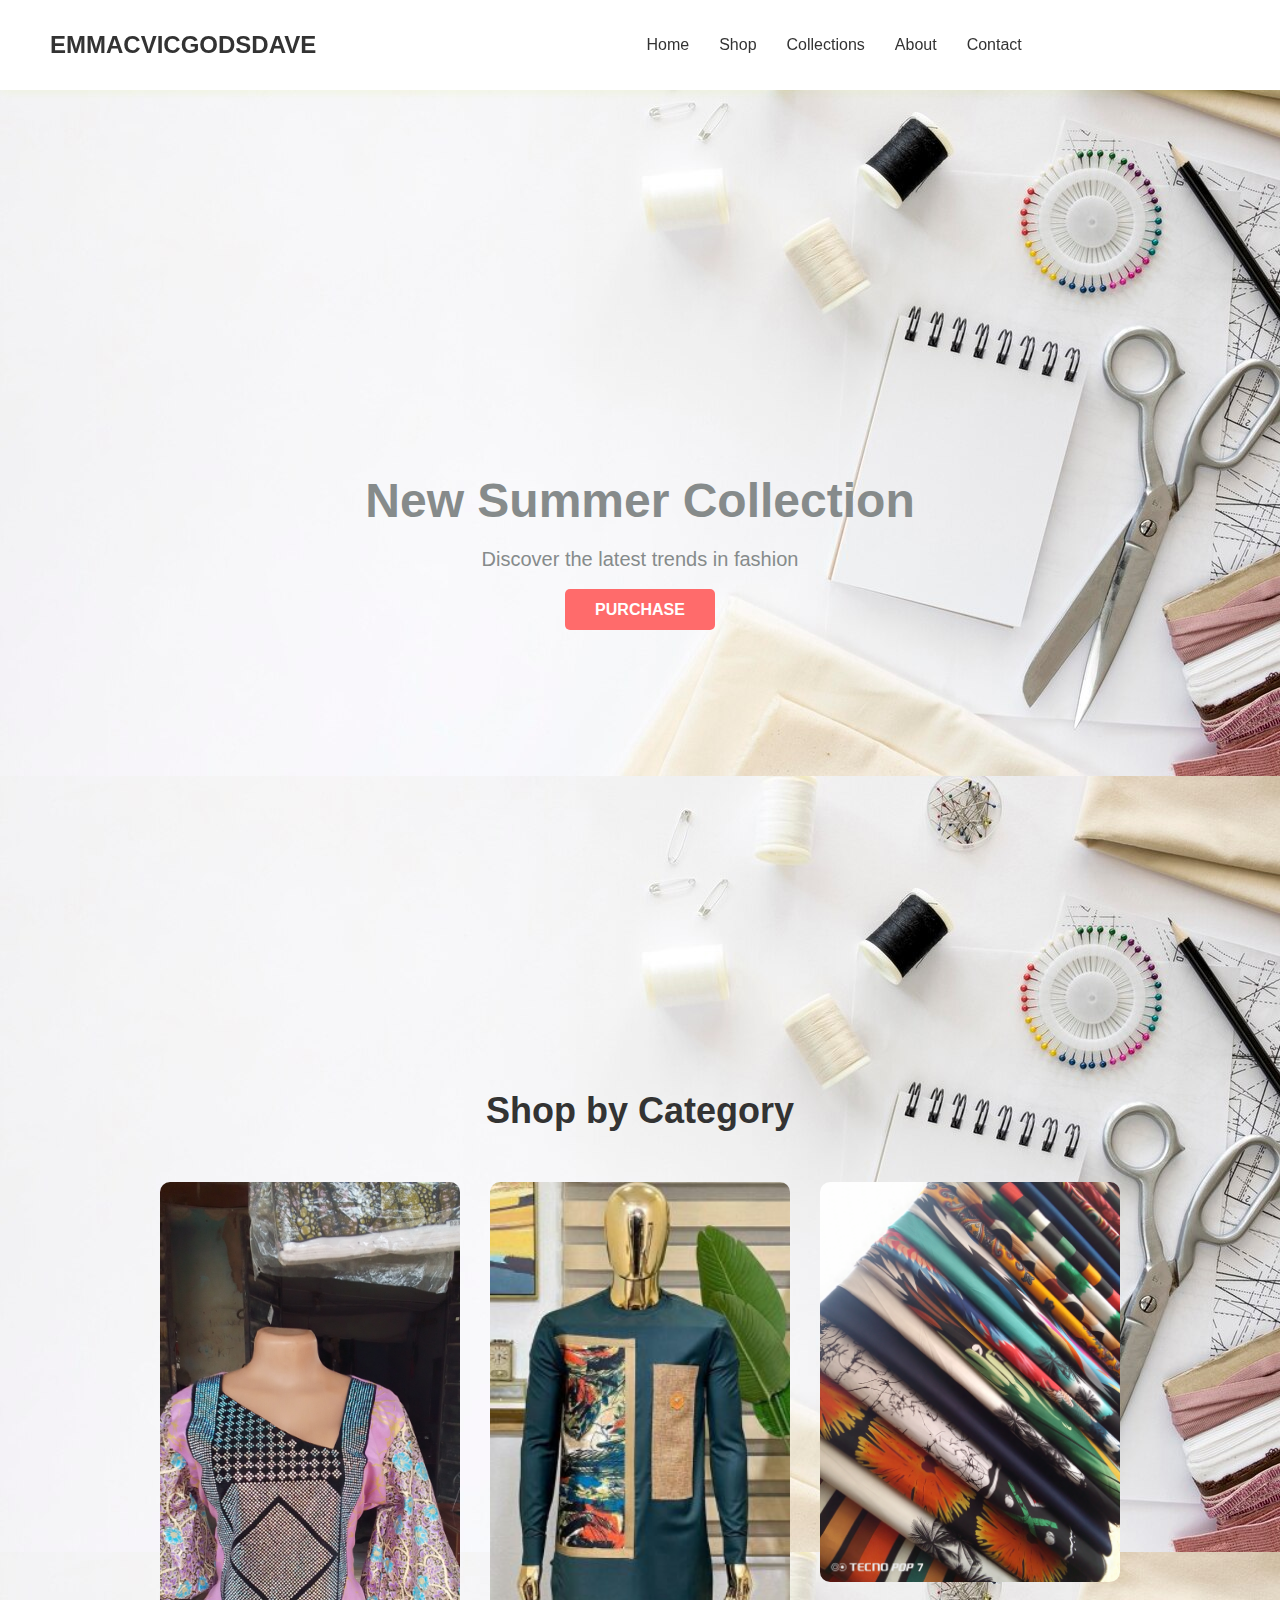
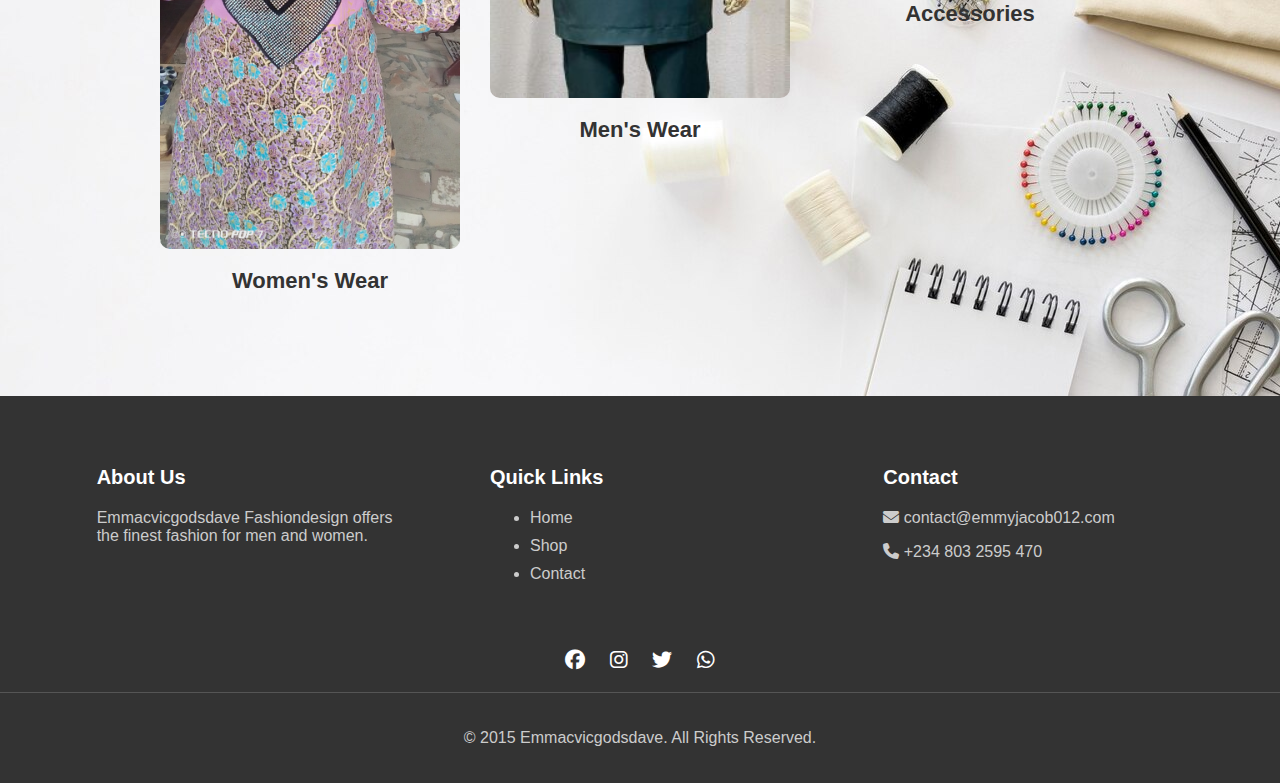
<file: index.html>
<!DOCTYPE html>
<html lang="en">
<head>
    <meta charset="UTF-8">
    <meta name="viewport" content="width=device-width, initial-scale=1.0">
    <title>EMMACVICGODSDAVE FASHION DESIGN</title>
    <link rel="stylesheet" href="Home.css">
    <link rel="stylesheet" href="https://cdnjs.cloudflare.com/ajax/libs/font-awesome/6.4.0/css/all.min.css">
</head>
<body>
    <!-- Navigation Bar -->
    <nav>
        <div class="logo">EMMACVICGODSDAVE</div>
        <ul class="nav-links">
            <li><a href="index.html">Home</a></li>
            <li><a href="shop.html">Shop</a></li>
            <li><a href="collection.html">Collections</a></li>
            <li><a href="about.html">About</a></li>
            <li><a href="co 2.html">Contact</a></li>
        </ul>
        <div class="cart-icon">
            <i class="fas fa-shopping-bag"></i>
        </div>
    </nav>

    <!-- Hero Section -->
    <section class="hero">
        <div class="hero-content">
            <h1>New Summer Collection</h1>
            <p>Discover the latest trends in fashion</p>
            <a href="shop.html" class="btn">PURCHASE</a>
        </div>
    </section>

    <!-- Featured Categories -->
    <section class="categories">
        <h2>Shop by Category</h2>
        <div class="category-grid">
            <div class="category-item">
                <img src="M4.jpg" alt="Women's Fashion">
                <h3>Women's Wear</h3>
            </div>
            <div class="category-item">
                <img src="M29.jpg" alt="Men's Fashion">
                <h3>Men's Wear</h3>
            </div>
            <div class="category-item">
                <img src="M12.jpg" alt="Accessories">
                <h3>Accessories</h3>
            </div>
        </div>
    </section>

    <!-- Footer -->
    <footer>
        <div class="footer-content">
            <div class="footer-section">
                <h3>About Us</h3>
                <p>Emmacvicgodsdave Fashiondesign offers the finest fashion for men and women.</p>
            </div>
            <div class="footer-section">
                <h3>Quick Links</h3>
                <ul>
                    <li><a href="Home.html">Home</a></li>
                    <li><a href="shop.html">Shop</a></li>
                    <li><a href="co 2.html">Contact</a></li>
                </ul>
            </div>
            <div class="footer-section">
                <h3>Contact</h3>
                <p><i class="fas fa-envelope"></i> contact@emmyjacob012.com</p>
                <p><i class="fas fa-phone"></i> +234 803 2595 470</p>
            </div>
        </div>
        <div class="social-icons">
            <a href="#"><i class="fab fa-facebook"></i></a>
            <a href="#"><i class="fab fa-instagram"></i></a>
            <a href="#"><i class="fab fa-twitter"></i></a>
            <a href="#"><i class="fab fa-whatsapp"></i></a>
        </div>
        <div class="copyright">
            <p>&copy; 2015 Emmacvicgodsdave. All Rights Reserved.</p>
        </div>
    </footer>
</body>
</html>
</file>
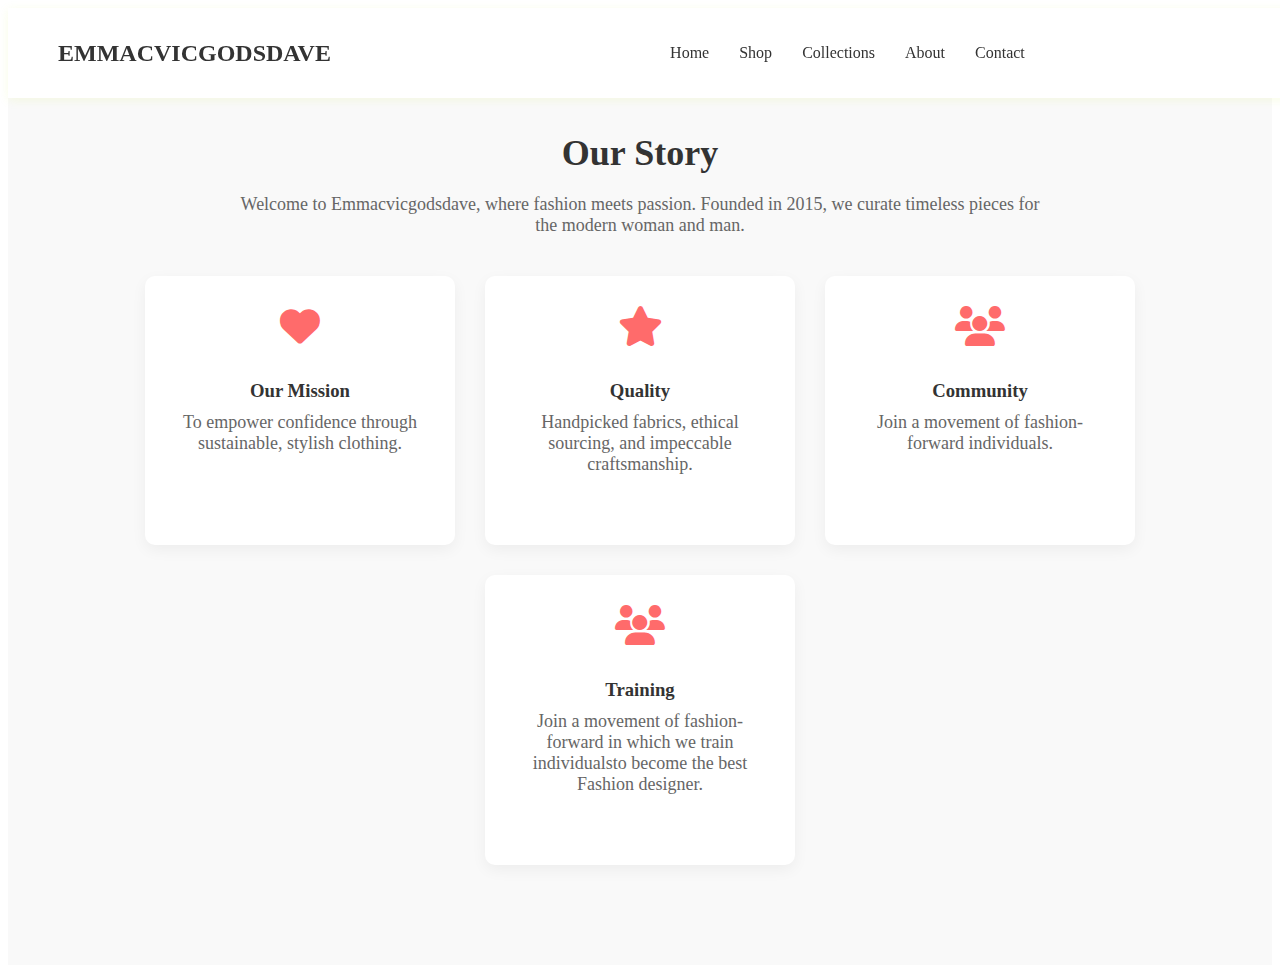
<file: About.html>
<!DOCTYPE html>
<html lang="en">
<head>
    <meta charset="UTF-8">
    <meta name="viewport" content="width=device-width, initial-scale=1.0">
    <title>About Us | Emmacvicgodsdave Fashion</title>

    <link rel="stylesheet" href="About.css">
    <link rel="stylesheet" href="https://cdnjs.cloudflare.com/ajax/libs/font-awesome/6.4.0/css/all.min.css">
</head>
<body>
    <!-- Navigation Bar (Same as index.html) -->
    <nav>
        <div class="logo">EMMACVICGODSDAVE</div>
        <ul class="nav-links">
            <li><a href="index.html">Home</a></li>  <!-- Updated link -->
            <li><a href="shop.html">Shop</a></li>
            <li><a href="collection.html">Collections</a></li>
            <li><a href="About.html">About</a></li>  <!-- Updated link -->
            <li><a href="conta.html">Contact</a></li>
        </ul>
        <div class="cart-icon">
            <i class="fas fa-shopping-bag"></i>
        </div>
    </nav>

    <!-- About Section -->
    <section class="about-section">
        <div class="about-content">
            <h1>Our Story</h1>
            <p>Welcome to Emmacvicgodsdave, where fashion meets passion. Founded in 2015, we curate timeless pieces for the modern woman and man.</p>
            <div class="about-details">
                <div class="about-card">
                    <i class="fas fa-heart"></i>
                    <h3>Our Mission</h3>
                    <p>To empower confidence through sustainable, stylish clothing.</p>
                </div>
                <div class="about-card">
                    <i class="fas fa-star"></i>
                    <h3>Quality</h3>
                    <p>Handpicked fabrics, ethical sourcing, and impeccable craftsmanship.</p>
                </div>
                <div class="about-card">
                    <i class="fas fa-users"></i>
                    <h3>Community</h3>
                    <p>Join a movement of fashion-forward individuals.</p>
                </div>
                <div class="about-card">
                    <i class="fas fa-users"></i>
                    <h3>Training</h3>
                    <p>Join a movement of fashion-forward in which we train individualsto become the best Fashion designer.</p>
                </div>
            </div>
        </div>
    </section>

    <!-- Footer (Same as index.html) -->
    <footer>
        <!-- Paste the same footer from index.html here -->
    </footer>
</body>
</html>
</file>
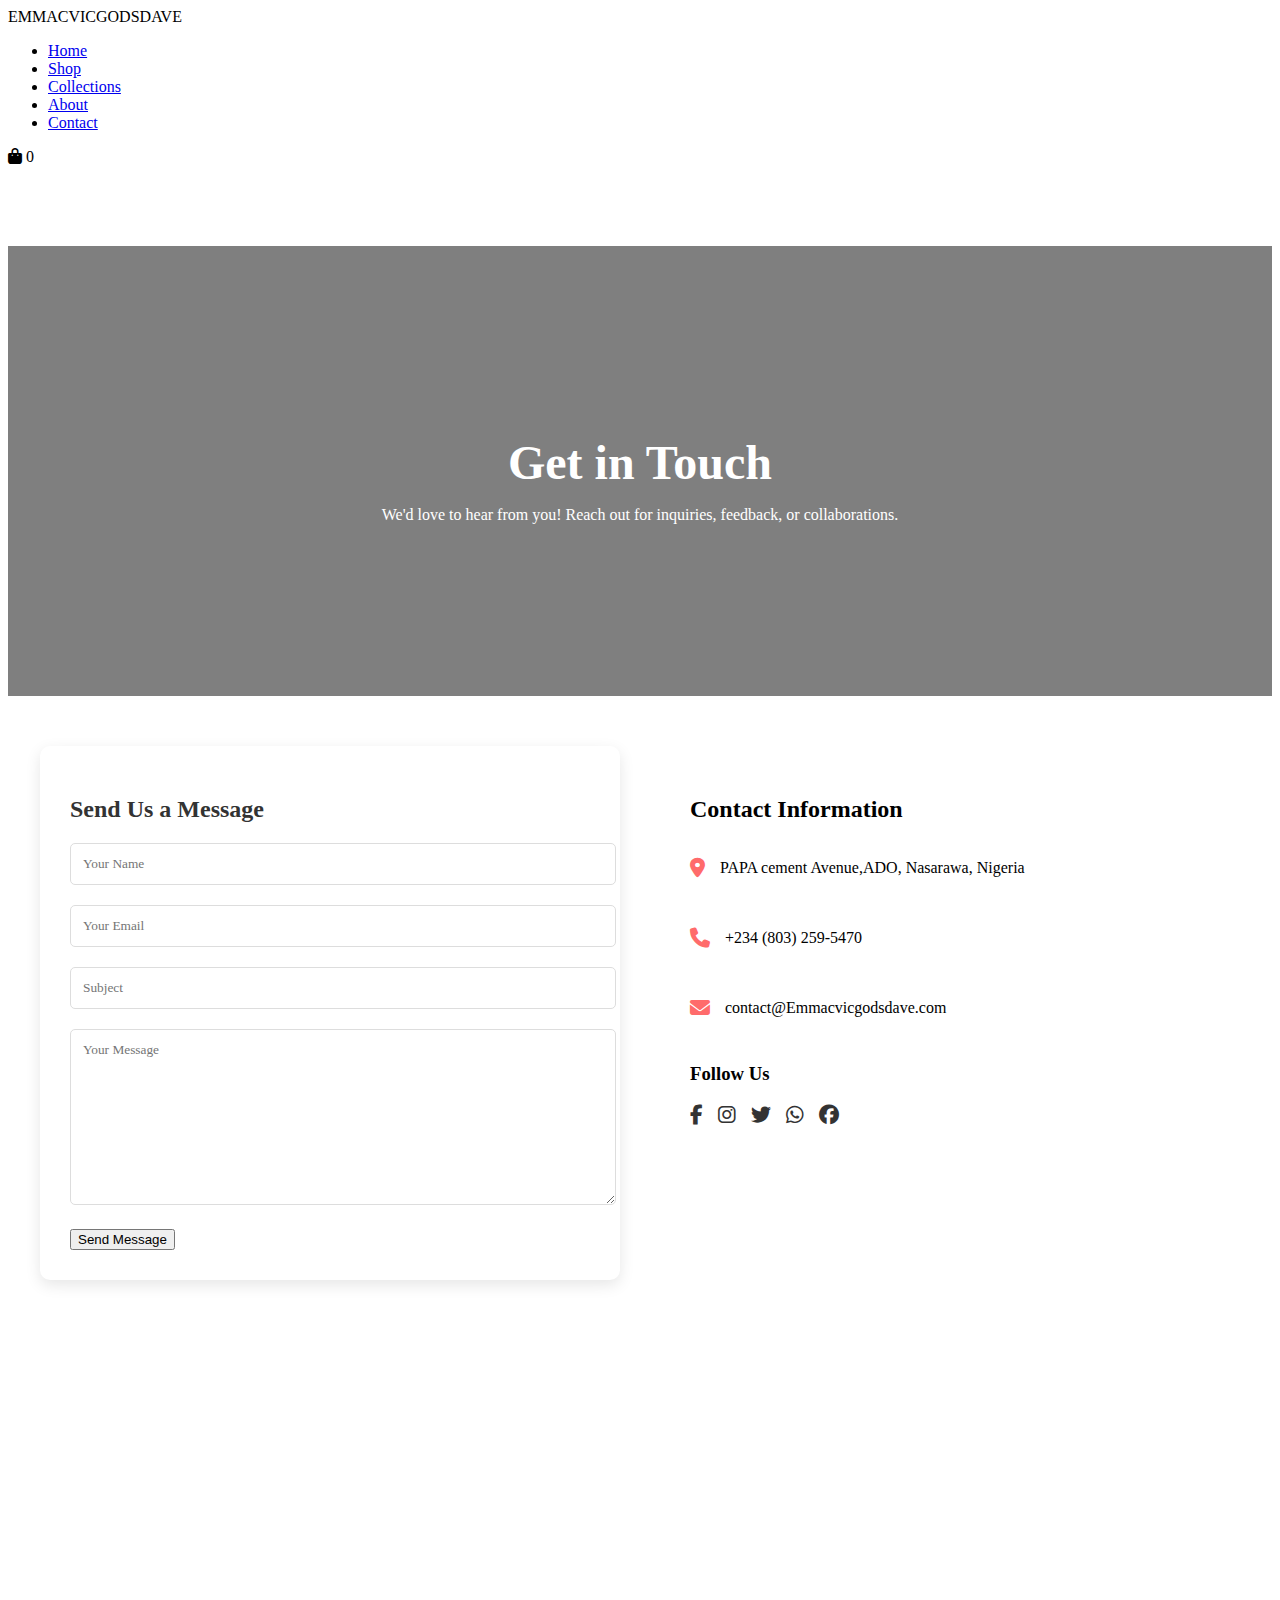
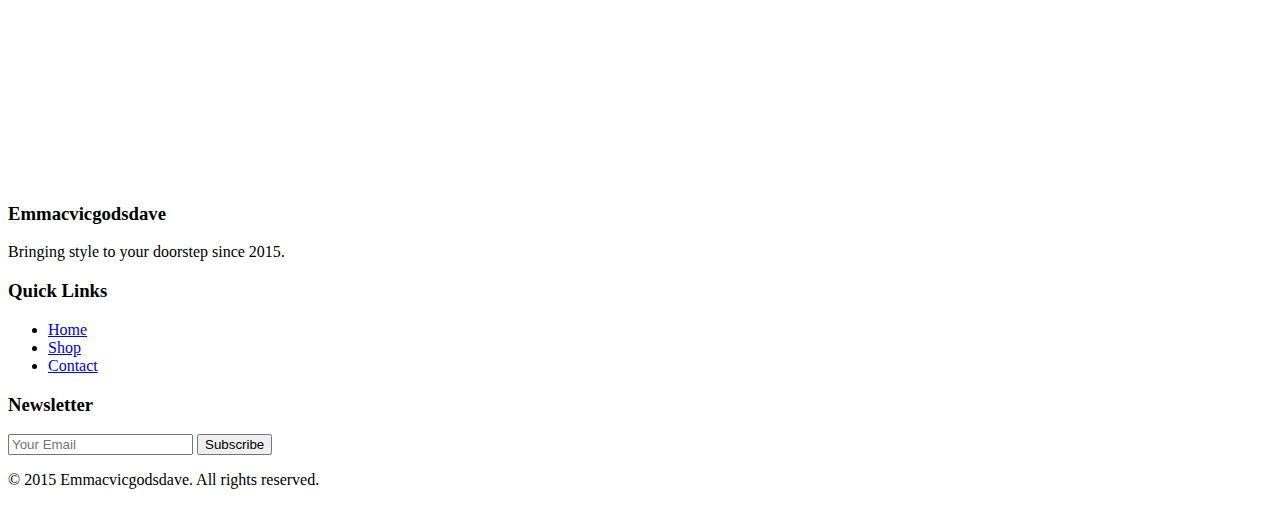
<file: co 2.html>
<!DOCTYPE html>
<html lang="en">
<head>
    <meta charset="UTF-8">
    <meta name="viewport" content="width=device-width, initial-scale=1.0">
    <title>Contact Us | Emmacvicgodsdave Fashion</title>
    <link rel="stylesheet" href="co 2.css">
    <link rel="stylesheet" href="https://cdnjs.cloudflare.com/ajax/libs/font-awesome/6.4.0/css/all.min.css">
</head>
<body>
    <!-- Navigation Bar -->
    <nav>
        <div class="logo">EMMACVICGODSDAVE</div>
        <ul class="nav-links">
            <li><a href="Home.html">Home</a></li>
            <li><a href="shop.html">Shop</a></li>
            <li><a href="collection.html">Collections</a></li>
            <li><a href="about.html">About</a></li>
            <li><a href="co 2.html" class="active">Contact</a></li>
        </ul>
        <div class="cart-icon">
            <i class="fas fa-shopping-bag"></i>
            <span class="cart-count">0</span>
        </div>
    </nav>

    <!-- Contact Hero Section -->
    <section class="contact-hero">
        <div class="hero-text">
            <h1>Get in Touch</h1>
            <p>We'd love to hear from you! Reach out for inquiries, feedback, or collaborations.</p>
        </div>
    </section>

    <!-- Contact Content -->
    <section class="contact-content">
        <div class="contact-container">
            <!-- Contact Form -->
            <div class="contact-form">
                <h2>Send Us a Message</h2>
                <form id="contactForm">
                    <div class="form-group">
                        <input type="text" id="name" placeholder="Your Name" required>
                    </div>
                    <div class="form-group">
                        <input type="email" id="email" placeholder="Your Email" required>
                    </div>
                    <div class="form-group">
                        <input type="text" id="subject" placeholder="Subject">
                    </div>
                    <div class="form-group">
                        <textarea id="message" rows="5" placeholder="Your Message" required></textarea>
                    </div>
                    <button type="submit" class="btn">Send Message</button>
                </form>
            </div>

            <!-- Contact Info -->
            <div class="contact-details">
                <h2>Contact Information</h2>
                <div class="detail-item">
                    <i class="fas fa-map-marker-alt"></i>
                    <p>PAPA cement Avenue,ADO, Nasarawa, Nigeria</p>
                </div>
                <div class="detail-item">
                    <i class="fas fa-phone"></i>
                    <p>+234 (803) 259-5470</p>
                </div>
                <div class="detail-item">
                    <i class="fas fa-envelope"></i>
                    <p>contact@Emmacvicgodsdave.com</p>
                </div>
                <div class="social-media">
                    <h3>Follow Us</h3>
                    <div class="social-icons">
                        <a href="#"><i class="fab fa-facebook-f"></i></a>
                        <a href="#"><i class="fab fa-instagram"></i></a>
                        <a href="#"><i class="fab fa-twitter"></i></a>
                        <a href="#"><i class="fab fa-whatsapp"></i></a>
                        <a href="#"><i class="fab fa-facebook"></i></a>
                    </div>
                </div>
            </div>
        </div>
    </section>

    <!-- Map Section -->
    <div class="map-section">
        <iframe src="https://www.google.com/maps/embed?pb=!1m16!1m12!1m3!1d7880.902065146919!2d7.629839623770621!3d9.022554802857657!2m3!1f0!2f0!3f0!3m2!1i1024!2i768!4f13.1!2m1!1splasmist%20international%20school%20%2Cado%2C%20nasarawa%20state!5e0!3m2!1sen!2sng!4v1745399079582!5m2!1sen!2sng" width="1330" height="450" style="border:0;" allowfullscreen="" loading="lazy" referrerpolicy="no-referrer-when-downgrade"></iframe>
    </div>

    <!-- Footer -->
    <footer>
        <div class="footer-content">
            <div class="footer-section">
                <h3>Emmacvicgodsdave</h3>
                <p>Bringing style to your doorstep since 2015.</p>
            </div>
            <div class="footer-section">
                <h3>Quick Links</h3>
                <ul>
                    <li><a href="Home.html">Home</a></li>
                    <li><a href="shop.html">Shop</a></li>
                    <li><a href="contact.html">Contact</a></li>
                </ul>
            </div>
            <div class="footer-section">
                <h3>Newsletter</h3>
                <form>
                    <input type="email" placeholder="Your Email">
                    <button type="submit">Subscribe</button>
                </form>
            </div>
        </div>
        <div class="copyright">
            <p>&copy; 2015 Emmacvicgodsdave. All rights reserved.</p>
        </div>
    </footer>

    <script>
        // Simple form submission feedback
        document.getElementById('contactForm').addEventListener('submit', function(e) {
            e.preventDefault();
            alert('Thank you! Your message has been sent.');
            this.reset();
        });
    </script>
</body>
</html>
</file>
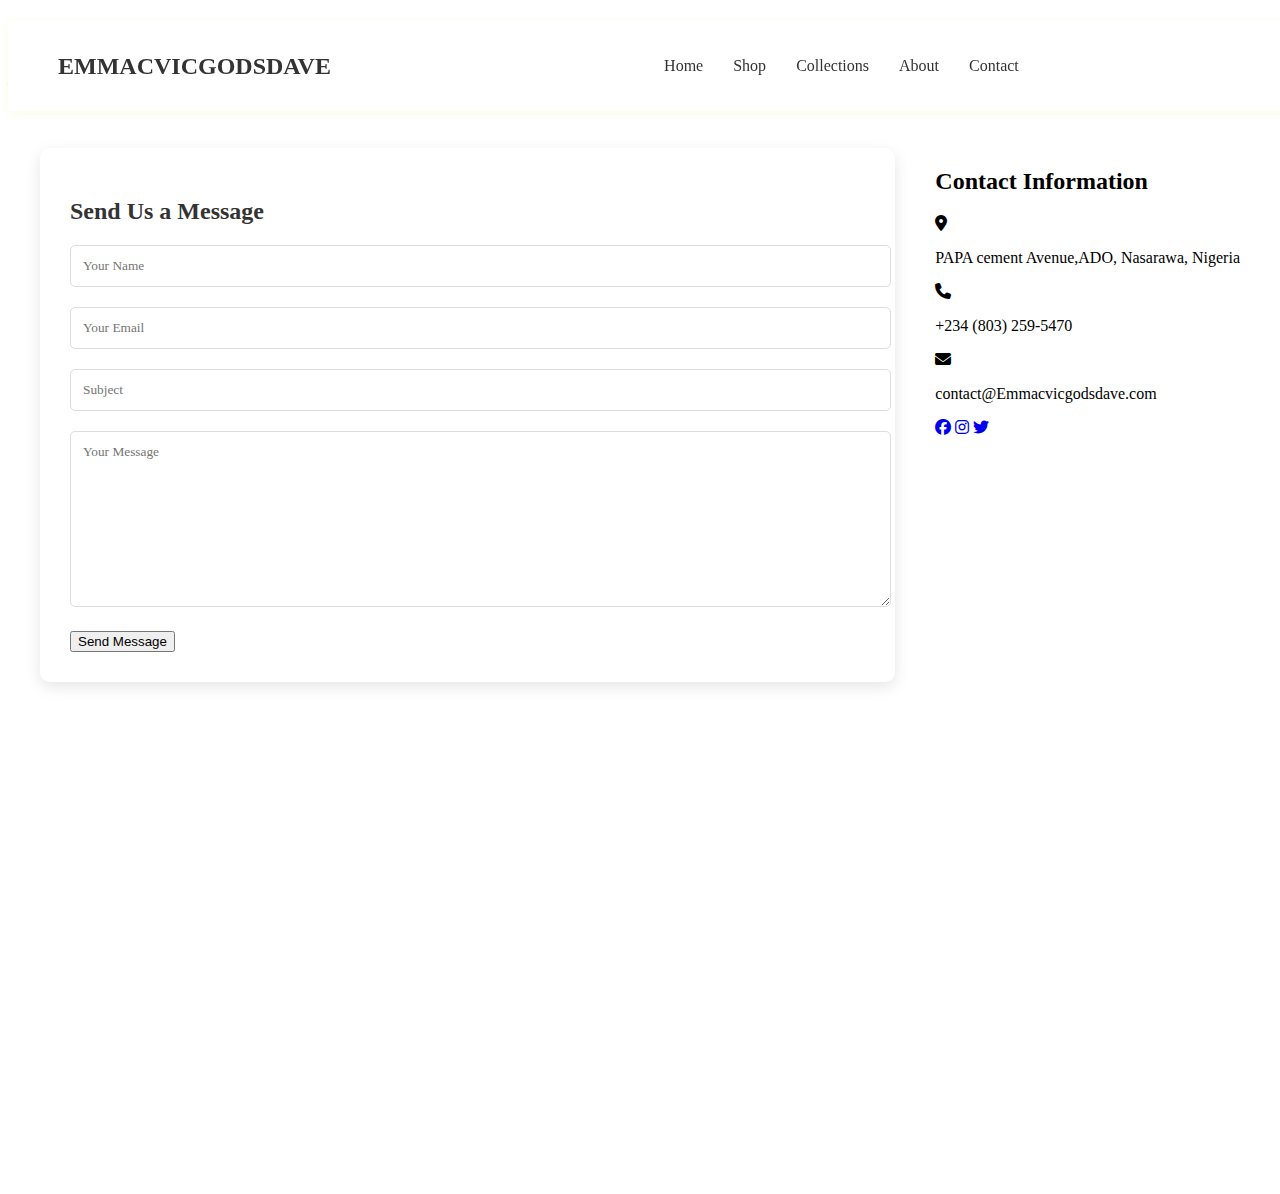
<file: contact.html>
<!DOCTYPE html>
<html lang="en">
<head>
    <meta charset="UTF-8">
    <meta name="viewport" content="width=device-width, initial-scale=1.0">
    <title>Contact Us | Emmacvicgodsdave Fashion</title>
    <link rel="stylesheet" href="conta.css">
    <link rel="stylesheet" href="https://cdnjs.cloudflare.com/ajax/libs/font-awesome/6.4.0/css/all.min.css">
</head>
<body>
    <!-- Navigation Bar (Same as before) -->
    <nav>
        <div class="logo">EMMACVICGODSDAVE</div>
        <ul class="nav-links">
            <li><a href="Home.html">Home</a></li>
            <li><a href="shop.html">Shop</a></li>
            <li><a href="collection.html">Collections</a></li>
            <li><a href="about.html">About</a></li>
            <li><a href="contact.html">Contact</a></li> <!-- Updated link -->
        </ul>
        <div class="cart-icon">
            <i class="fas fa-shopping-bag"></i>
            <span class="cart-count">0</span>
        </div>
    </nav>

    <!-- Contact Header -->
    <section class="contact-header">
        <h1>Get In Touch</h1>
        <p>We'd love to hear from you! Reach out for inquiries, feedback, or collaborations.</p>
    </section>

    <!-- Contact Section -->
    <section class="contact-section">
        <div class="contact-container">
            <!-- Contact Form -->
            <div class="contact-form">
                <h2>Send Us a Message</h2>
                <form id="contactForm">
                    <div class="form-group">
                        <input type="text" id="name" placeholder="Your Name" required>
                    </div>
                    <div class="form-group">
                        <input type="email" id="email" placeholder="Your Email" required>
                    </div>
                    <div class="form-group">
                        <input type="text" id="subject" placeholder="Subject">
                    </div>
                    <div class="form-group">
                        <textarea id="message" rows="5" placeholder="Your Message" required></textarea>
                    </div>
                    <button type="submit" class="submit-btn">Send Message</button>
                </form>
            </div>

            <!-- Contact Info -->
            <div class="contact-info">
                <h2>Contact Information</h2>
                <div class="info-item">
                    <i class="fas fa-map-marker-alt"></i>
                    <p>PAPA cement Avenue,ADO, Nasarawa, Nigeria</p>
                </div>
                <div class="info-item">
                    <i class="fas fa-phone"></i>
                    <p>+234 (803) 259-5470</p>
                </div>
                <div class="info-item">
                    <i class="fas fa-envelope"></i>
                    <p>contact@Emmacvicgodsdave.com</p>
                </div>
                <div class="social-links">
                    <a href="#"><i class="fab fa-facebook"></i></a>
                    <a href="#"><i class="fab fa-instagram"></i></a>
                    <a href="#"><i class="fab fa-twitter"></i></a>
                </div>
            </div>
        </div>
    </section>

    <!-- Map Embed -->
    <div class="map-container">
        <iframe src="https://www.google.com/maps/embed?pb=!1m18!1m12!1m3!1d2624.99144060821!2d2.292292615509614!3d48.85837360866178!2m3!1f0!2f0!3f0!3m2!1i1024!2i768!4f13.1!3m3!1m2!1s0x47e66e2964e34e2d%3A0x8ddca9ee380ef7e0!2sEiffel%20Tower!5e0!3m2!1sen!2sfr!4v1620000000000!5m2!1sen!2sfr" 
                width="100%" height="450" style="border:0;" allowfullscreen="" loading="lazy"></iframe>
    </div>

    <!-- Footer (Same as index.html) -->
    <footer>
        <!-- Paste your footer here -->
    </footer>

    <!-- JavaScript for form submission (demo) -->
    <script>
        document.getElementById('contactForm').addEventListener('submit', function(e) {
            e.preventDefault();
            alert('Thank you! Your message has been submitted. We’ll get back to you soon.');
            this.reset();
        });
    </script>
</body>
</html>
</file>
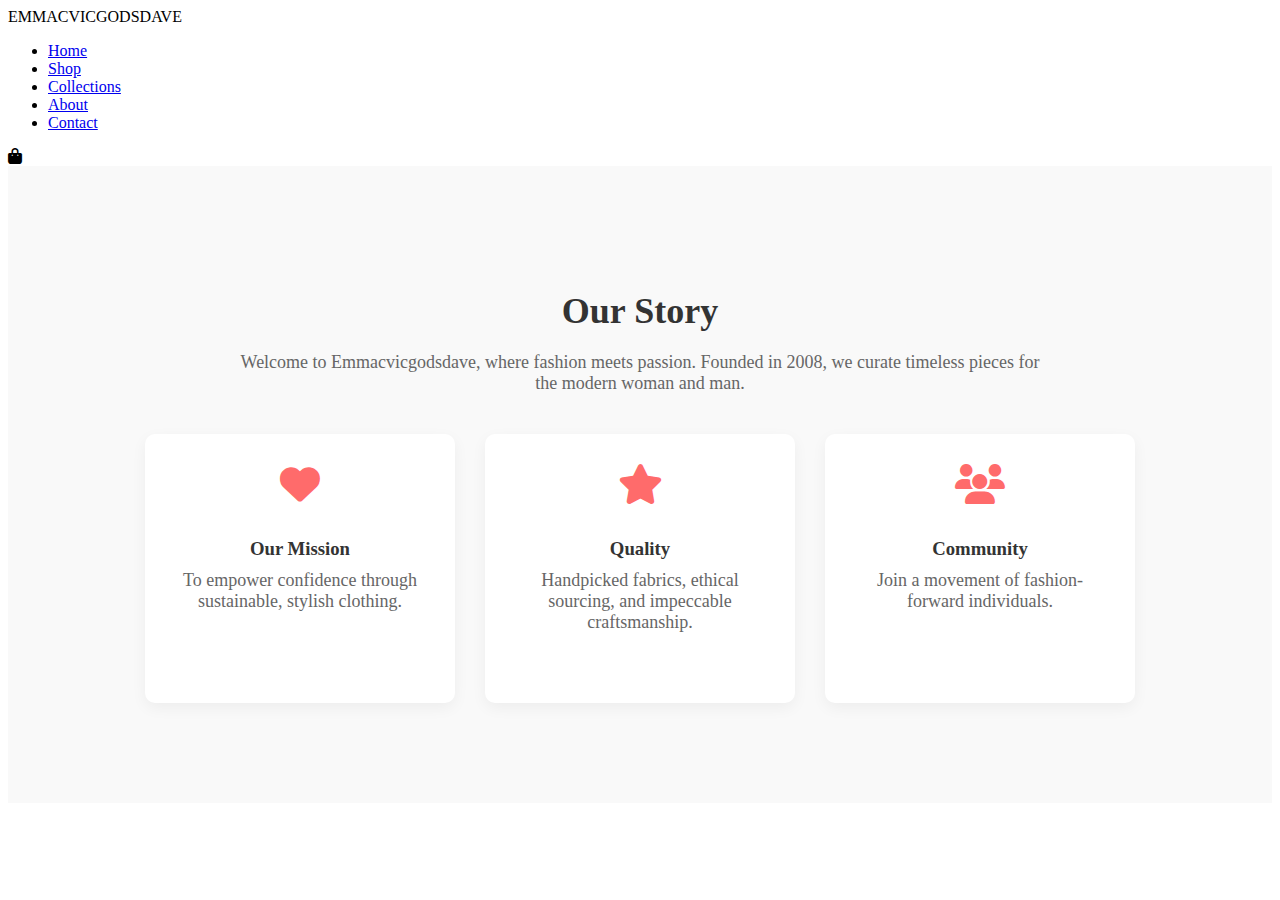
<file: DE 3.html>
<!DOCTYPE html>
<html lang="en">
<head>
    <meta charset="UTF-8">
    <meta name="viewport" content="width=device-width, initial-scale=1.0">
    <title>About Us | Emmacvicgodsdave Fashion</title>

    <link rel="stylesheet" href="DE 4.css">
    <link rel="stylesheet" href="https://cdnjs.cloudflare.com/ajax/libs/font-awesome/6.4.0/css/all.min.css">
</head>
<body>
    <!-- Navigation Bar (Same as index.html) -->
    <nav>
        <div class="logo">EMMACVICGODSDAVE</div>
        <ul class="nav-links">
            <li><a href="DE 1.html">Home</a></li>  <!-- Updated link -->
            <li><a href="#">Shop</a></li>
            <li><a href="DE 5.html">Collections</a></li>
            <li><a href="DE 3.html">About</a></li>  <!-- Updated link -->
            <li><a href="#">Contact</a></li>
        </ul>
        <div class="cart-icon">
            <i class="fas fa-shopping-bag"></i>
        </div>
    </nav>

    <!-- About Section -->
    <section class="about-section">
        <div class="about-content">
            <h1>Our Story</h1>
            <p>Welcome to Emmacvicgodsdave, where fashion meets passion. Founded in 2008, we curate timeless pieces for the modern woman and man.</p>
            <div class="about-details">
                <div class="about-card">
                    <i class="fas fa-heart"></i>
                    <h3>Our Mission</h3>
                    <p>To empower confidence through sustainable, stylish clothing.</p>
                </div>
                <div class="about-card">
                    <i class="fas fa-star"></i>
                    <h3>Quality</h3>
                    <p>Handpicked fabrics, ethical sourcing, and impeccable craftsmanship.</p>
                </div>
                <div class="about-card">
                    <i class="fas fa-users"></i>
                    <h3>Community</h3>
                    <p>Join a movement of fashion-forward individuals.</p>
                </div>
            </div>
        </div>
    </section>

    <!-- Footer (Same as index.html) -->
    <footer>
        <!-- Paste the same footer from index.html here -->
    </footer>
</body>
</html>
</file>
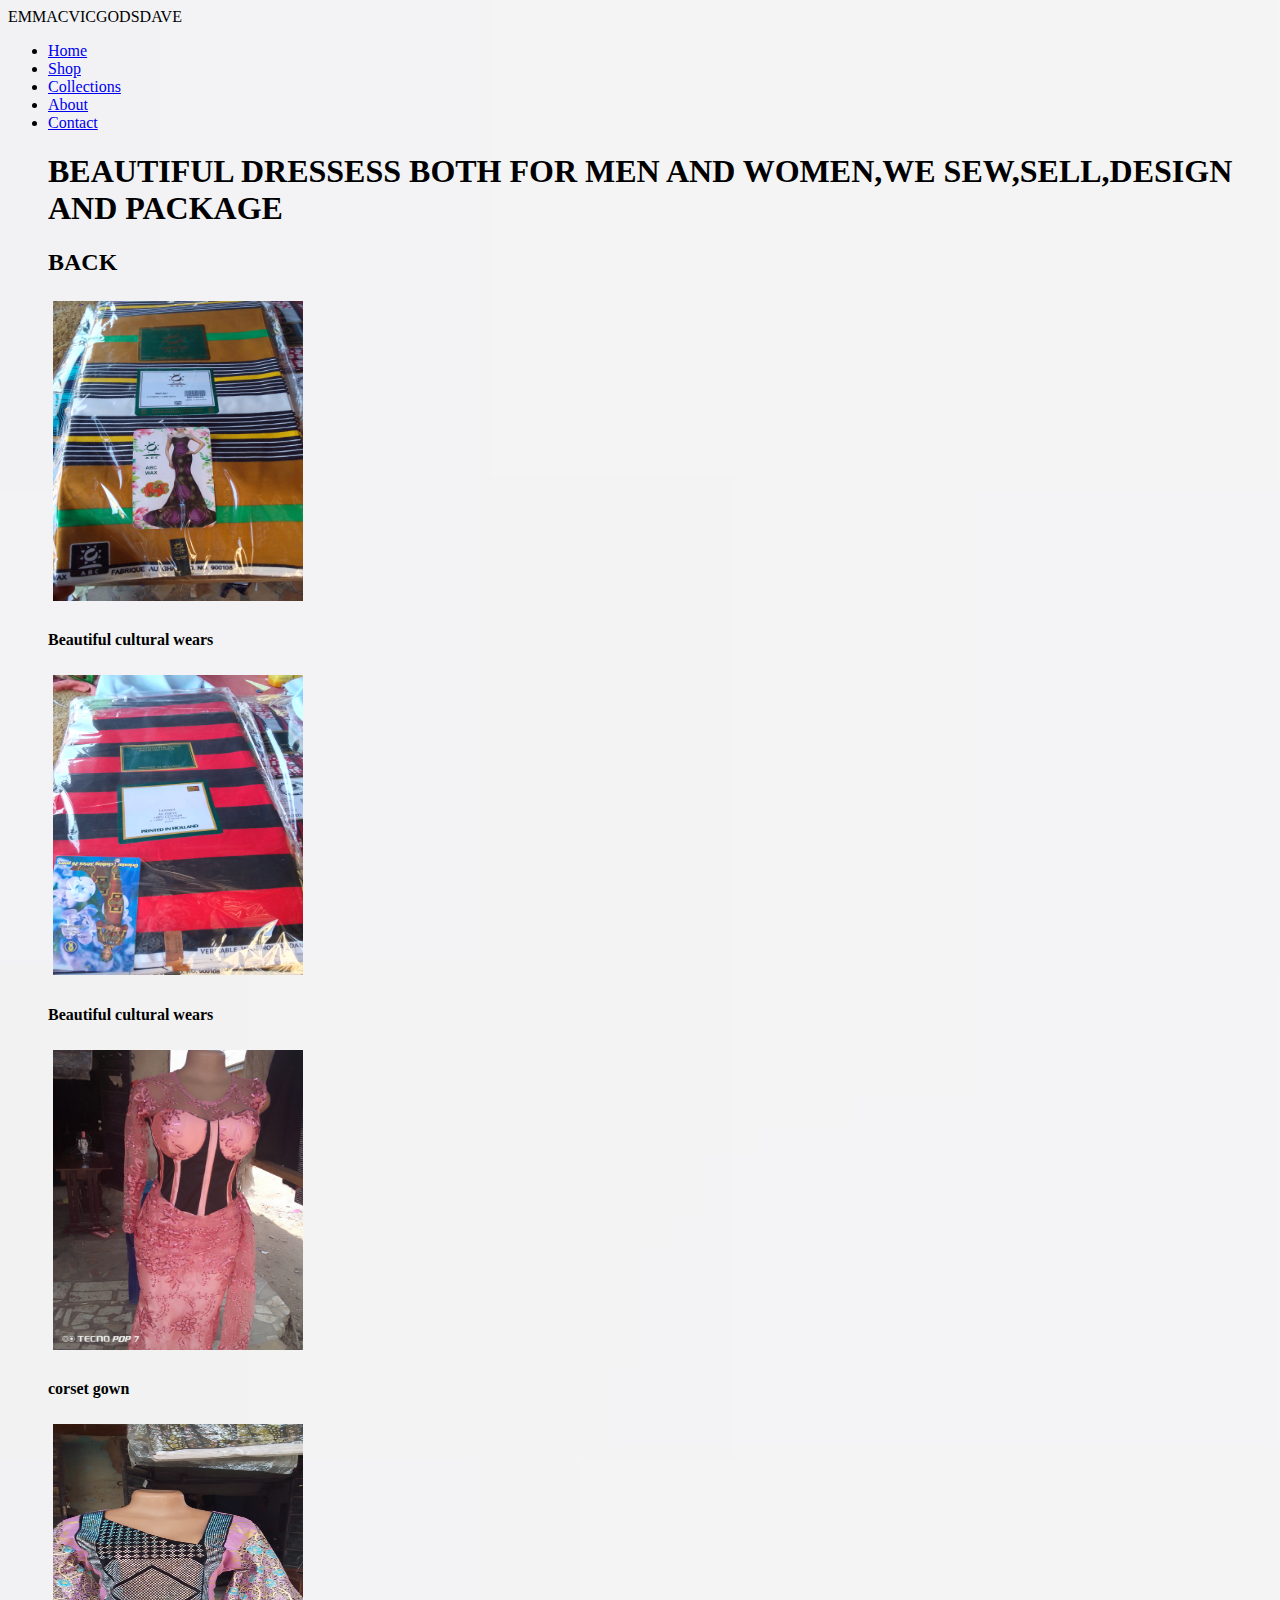
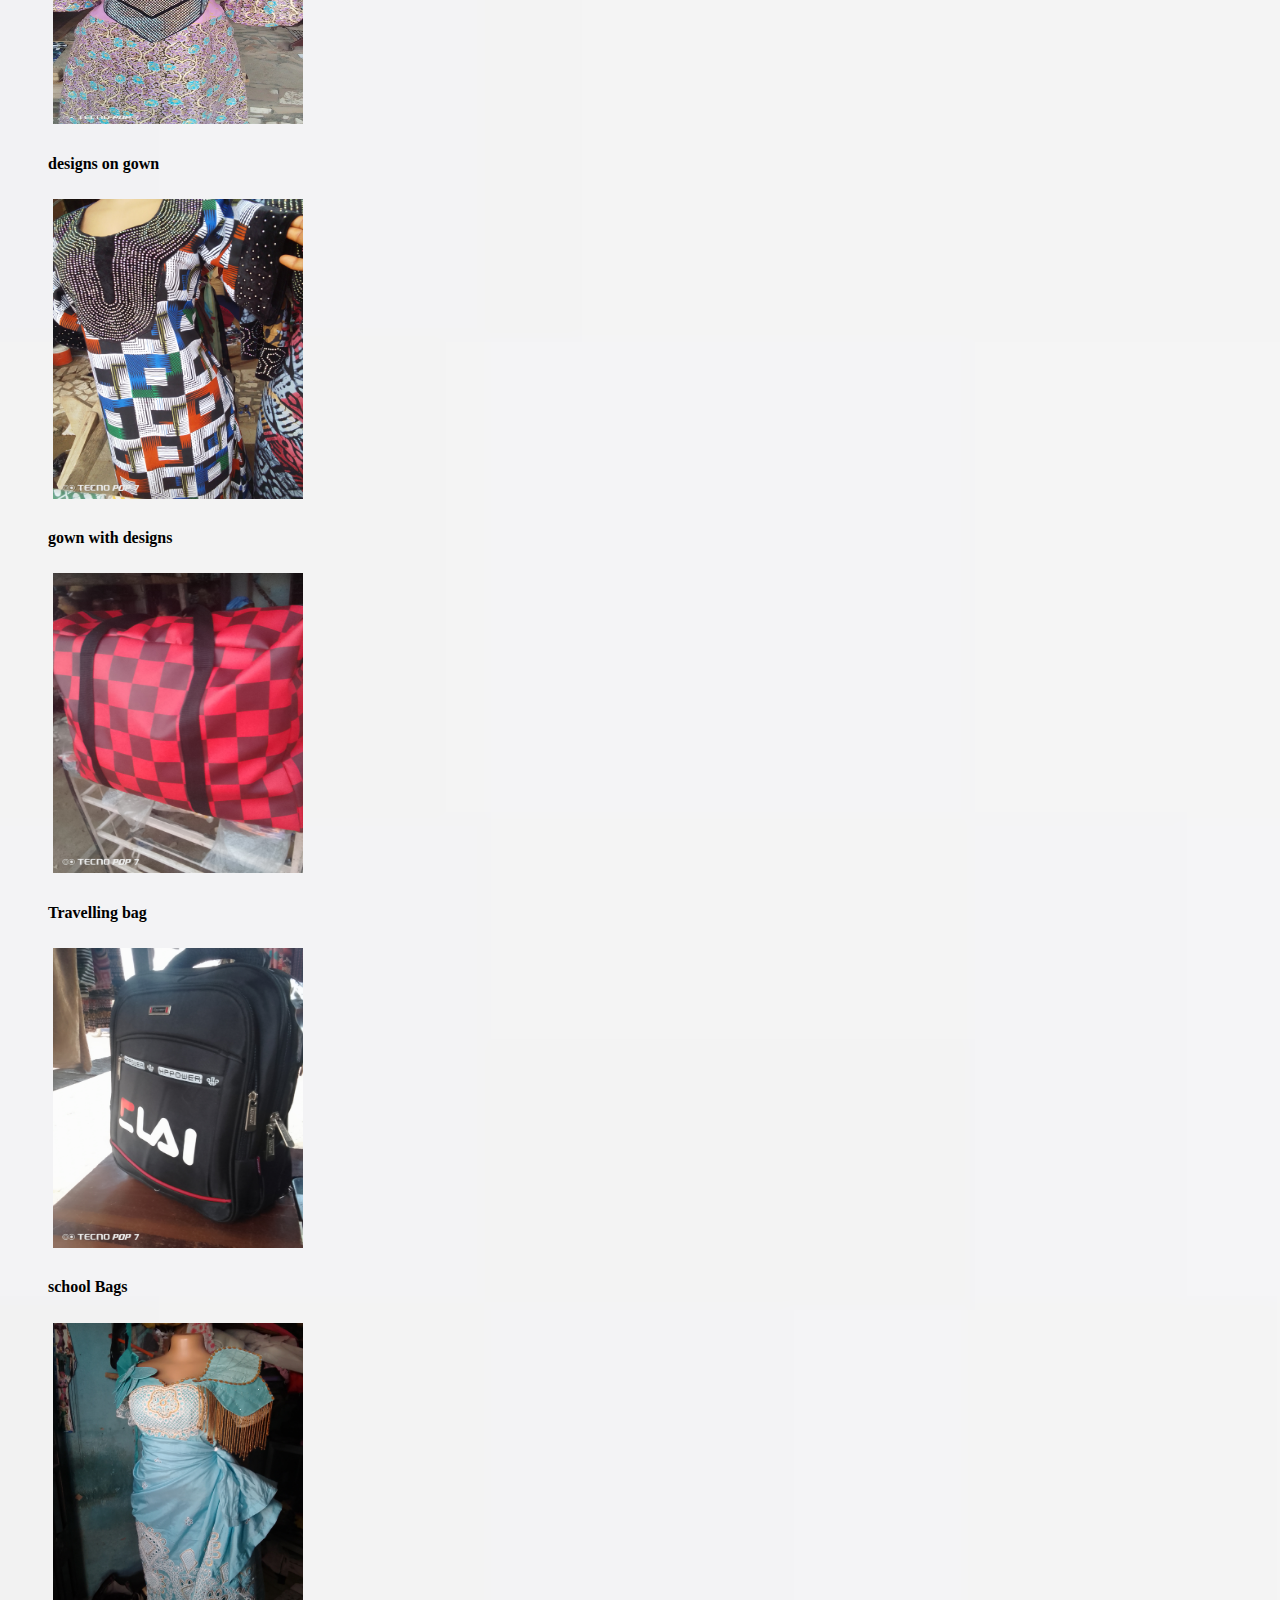
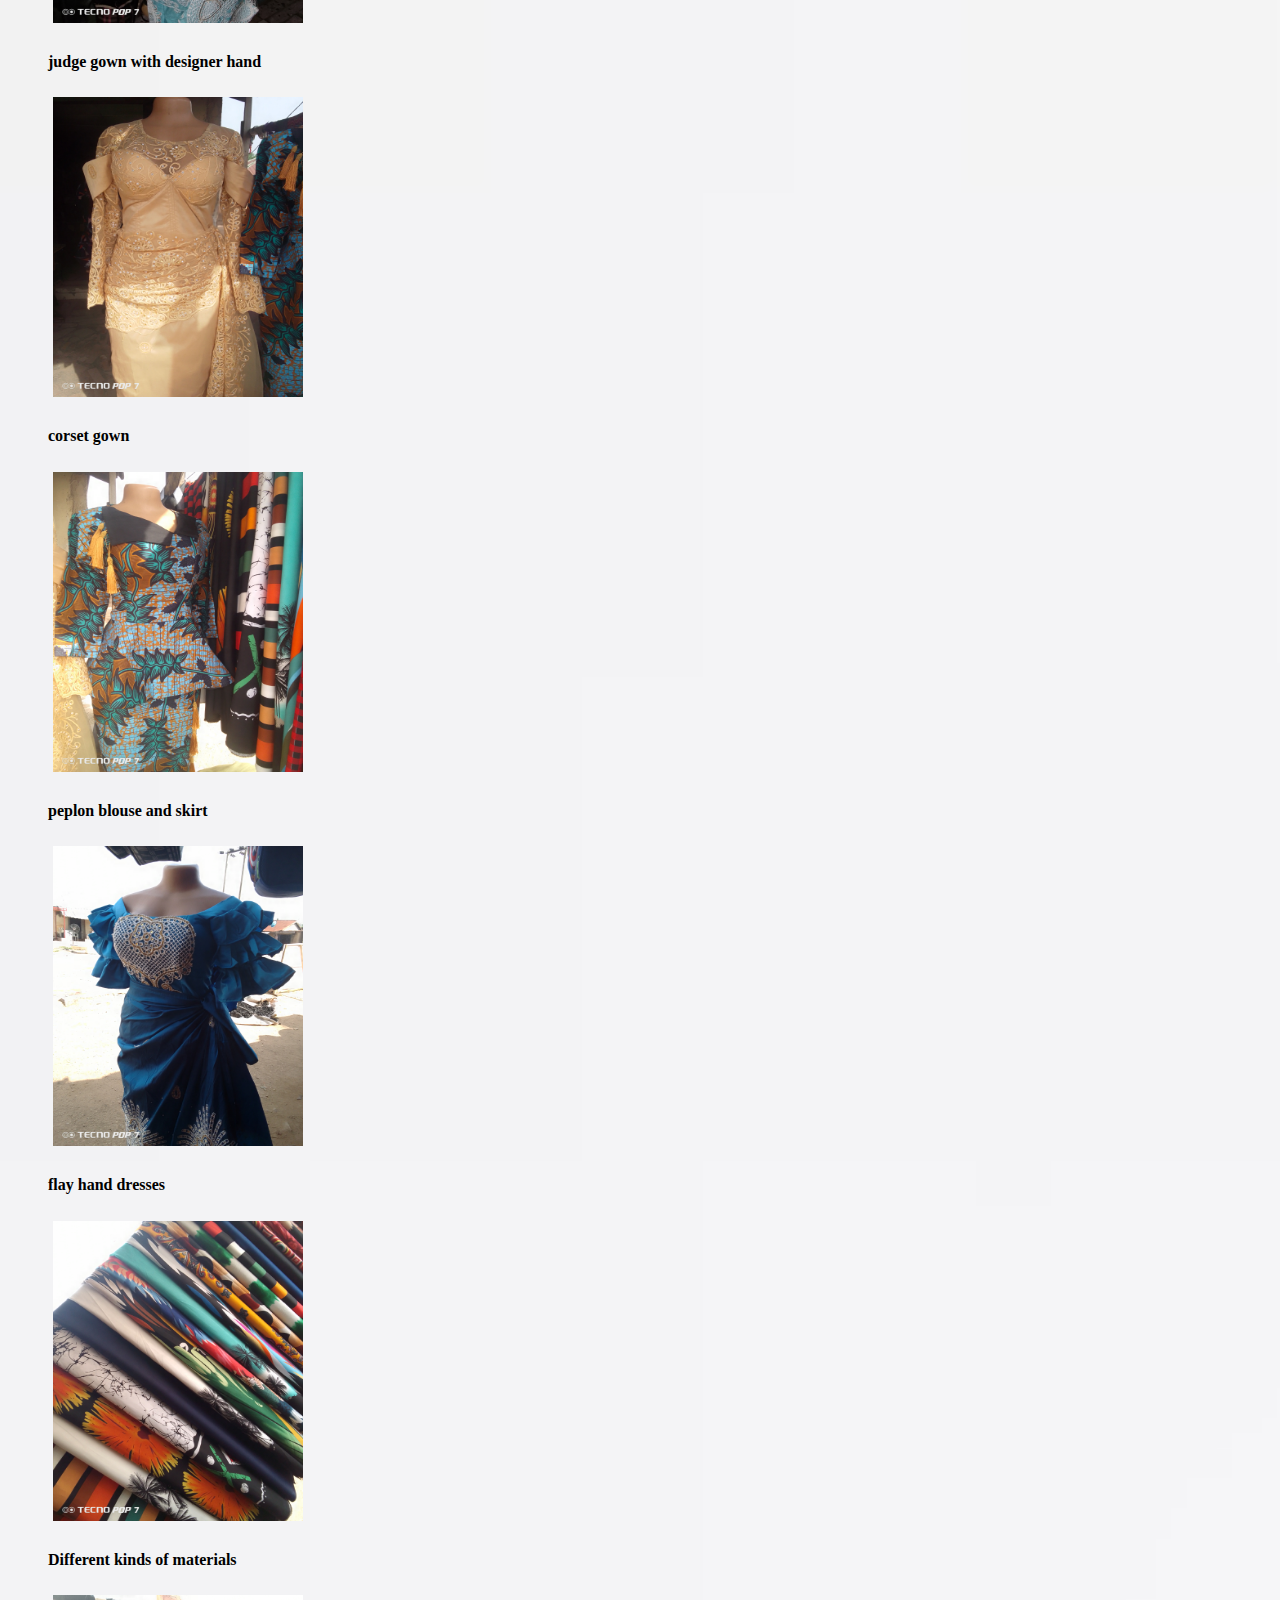
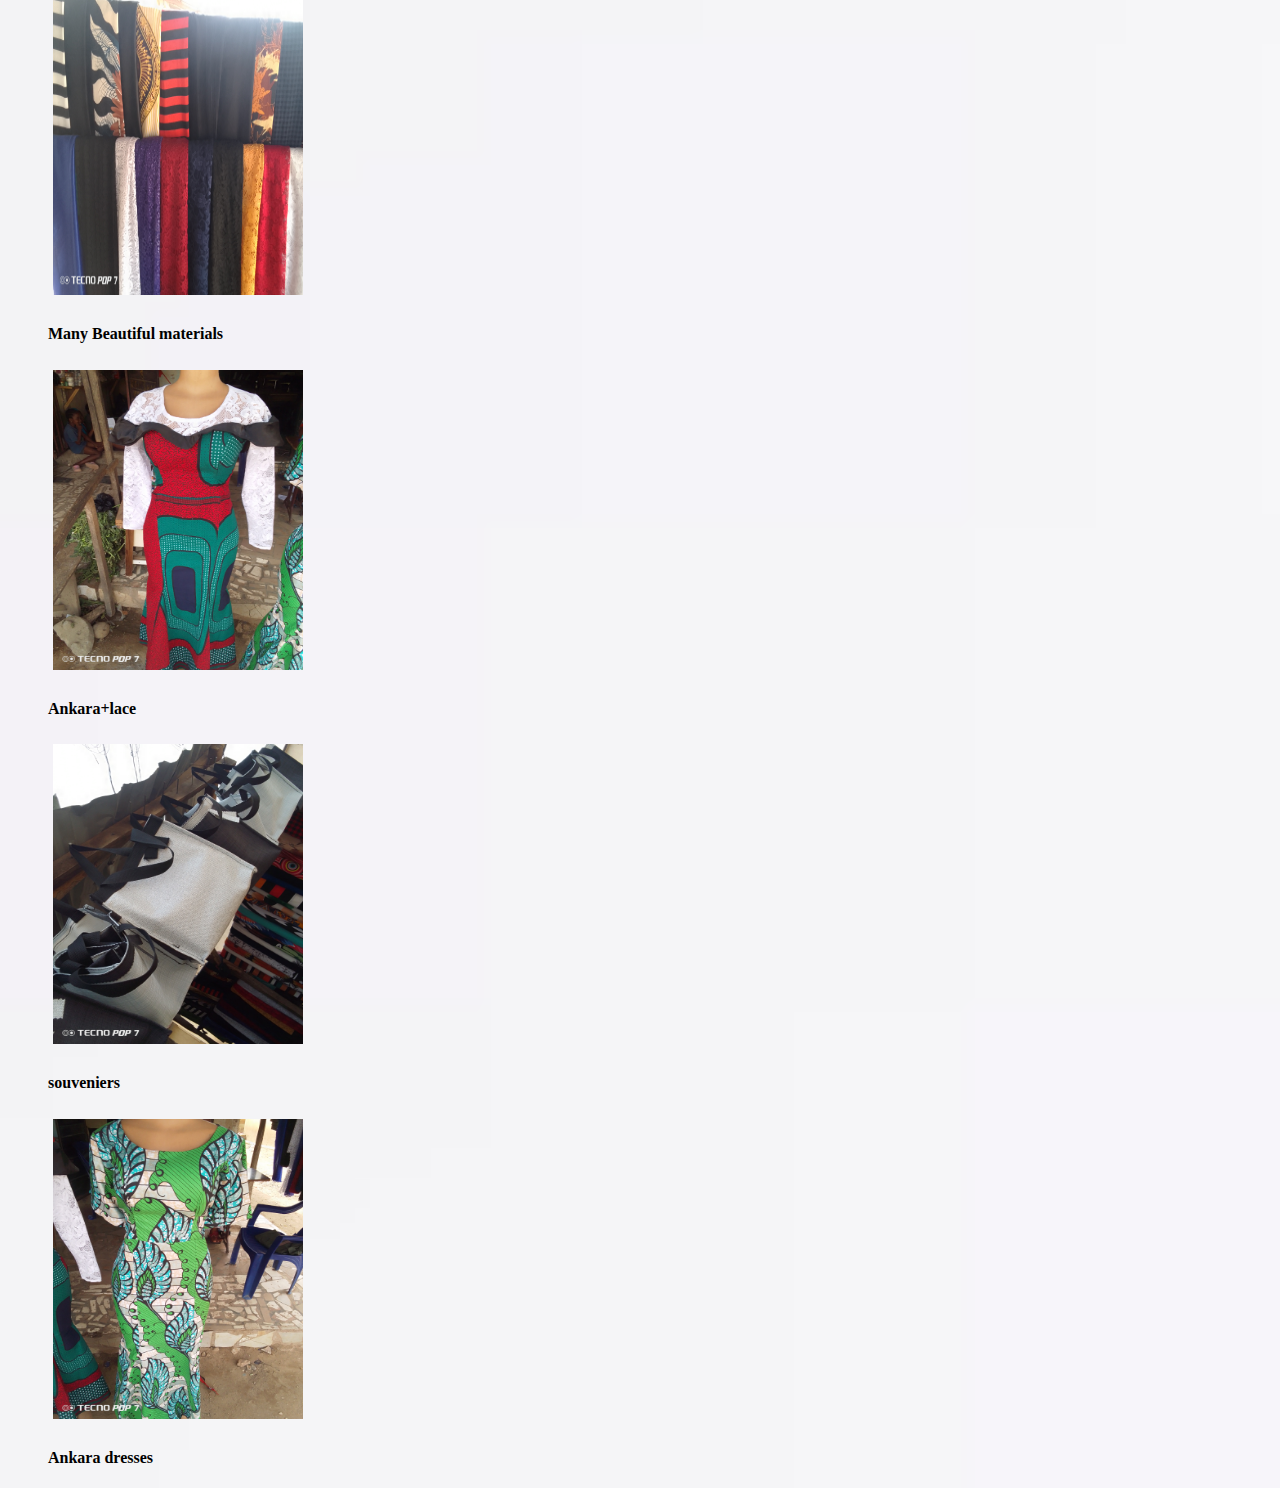
<file: DE 5.html>
<!DOCTYPE html>
<html>
<head>
	<meta charset="utf-8">
	<meta name="viewport" content="width=device-width, initial-scale=1">
	<style>img:is([sizes="auto" i], [sizes^="auto," i]) { contain-intrinsic-size: 3000px 1500px }</style>
	<title>NEW PAGE</title> 
	<link rel="stylesheet" type="text/css" href="DE 6.css">                            
</head>
<body>
    <div class="logo">EMMACVICGODSDAVE</div>
        <ul class="nav-links">
            <li><a href="DE 1.html">Home</a></li>  <!-- Updated link -->
            <li><a href="shop.html">Shop</a></li>
            <li><a href="DE 1.html">Collections</a></li>
            <li><a href="DE 3.html">About</a></li>  <!-- Updated link -->
            <li><a href="#">Contact</a></li>
	<h1>BEAUTIFUL DRESSESS BOTH FOR MEN AND WOMEN,WE SEW,SELL,DESIGN AND PACKAGE</h1>
      <h2>BACK</h2>
   </a>


   <img src="M1.jpg">
   <h4>Beautiful cultural wears</h4>
   <img src="M2.jpg">
   <h4>Beautiful cultural wears</h4>
   <img src="M3.jpg">
   <h4>corset gown</h4>
   <img src="M4.jpg">
   <h4>designs on gown</h4>
   <img src="M5.jpg">
   <h4>gown with designs</h4>
   <img src="M6.jpg">
   <h4>Travelling bag</h4>
   <img src="M7.jpg">
   <h4>school Bags</h4>
   <img src="M8.jpg">
   <h4>judge gown with designer hand</h4>
   <img src="M9.jpg">
   <h4>corset gown</h4>
   <img src="M10.jpg">
   <h4>peplon blouse and skirt</h4>
   <img src="M11.jpg">
   <h4>flay hand dresses</h4>
   <img src="M12.jpg">
   <h4>Different kinds of materials</h4>
   <img src="M13.jpg">
   <h4>Many Beautiful materials</h4>
   <img src="M14.jpg">
   <h4>Ankara+lace</h4>
   <img src="M15.jpg">
   <h4>souveniers</h4>
   <img src="M16.jpg">
   <h4>Ankara dresses</h4>
</body>
</htm30
</file>
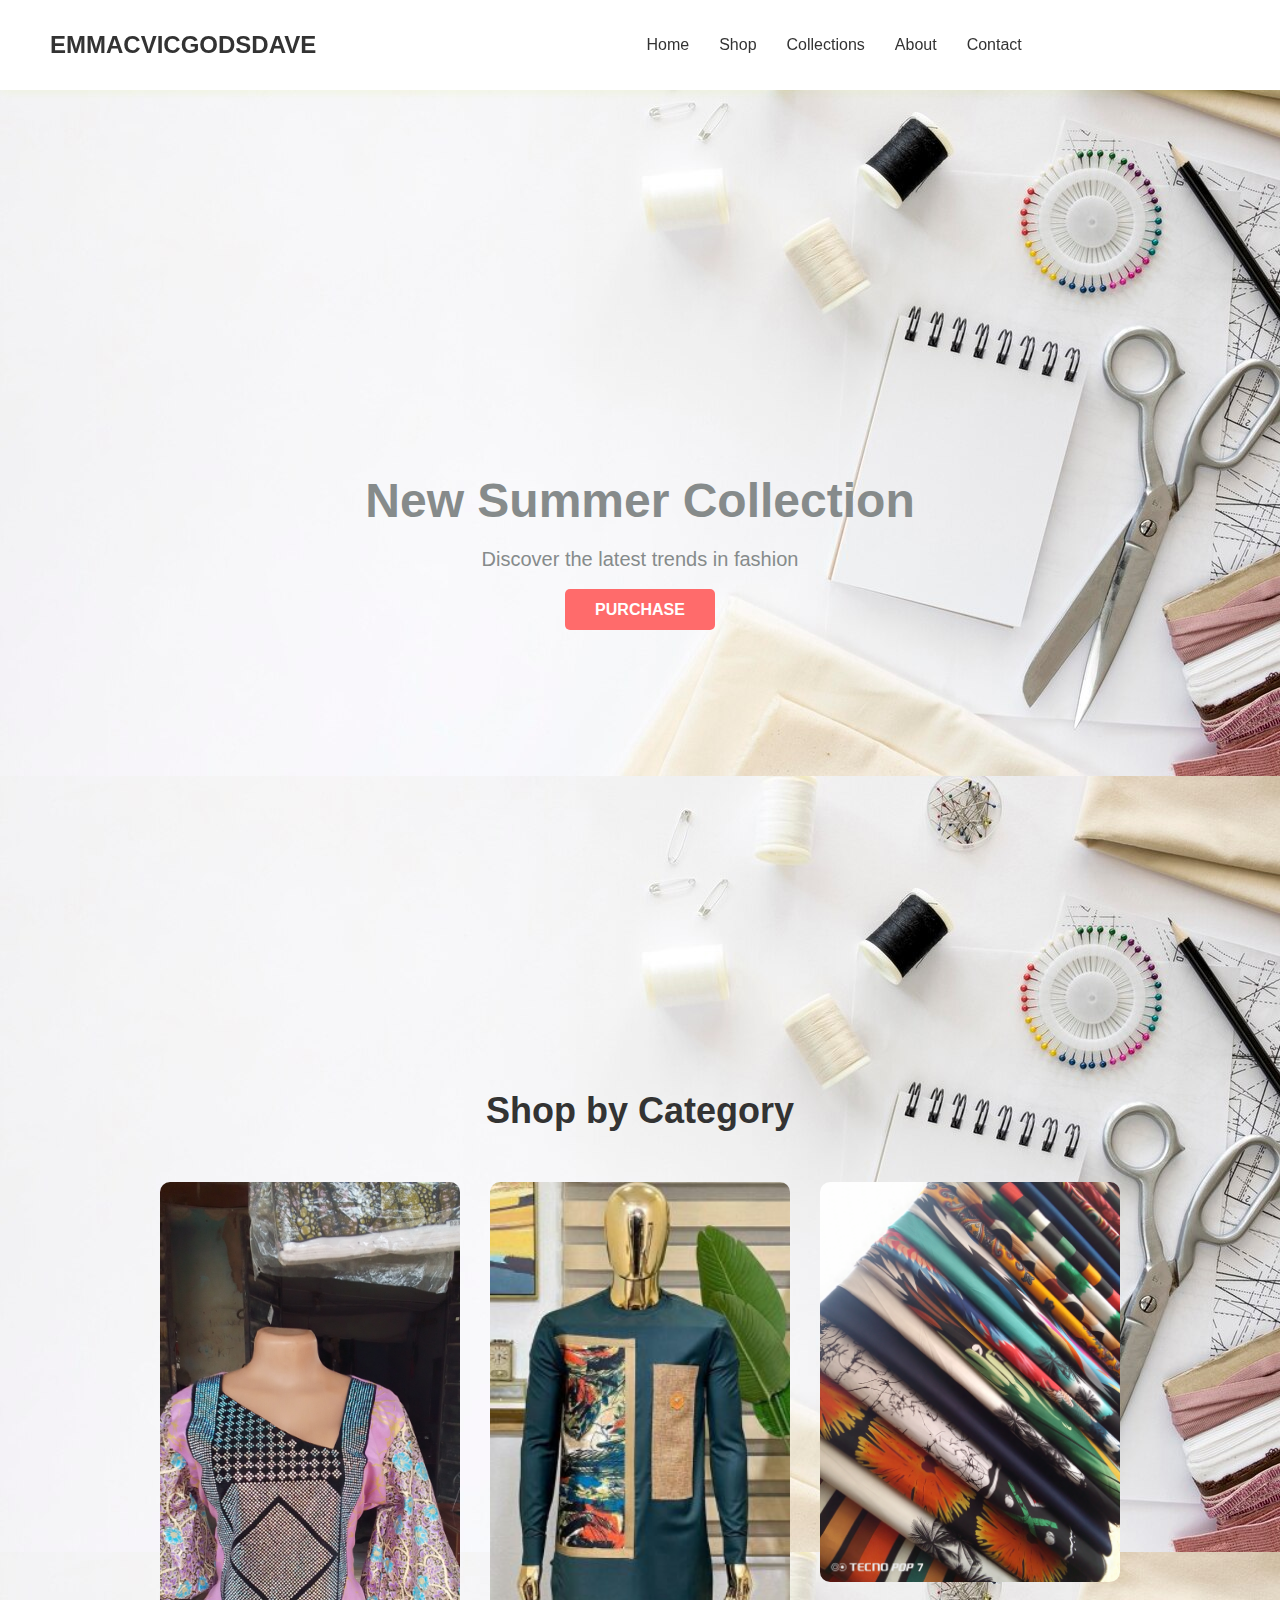
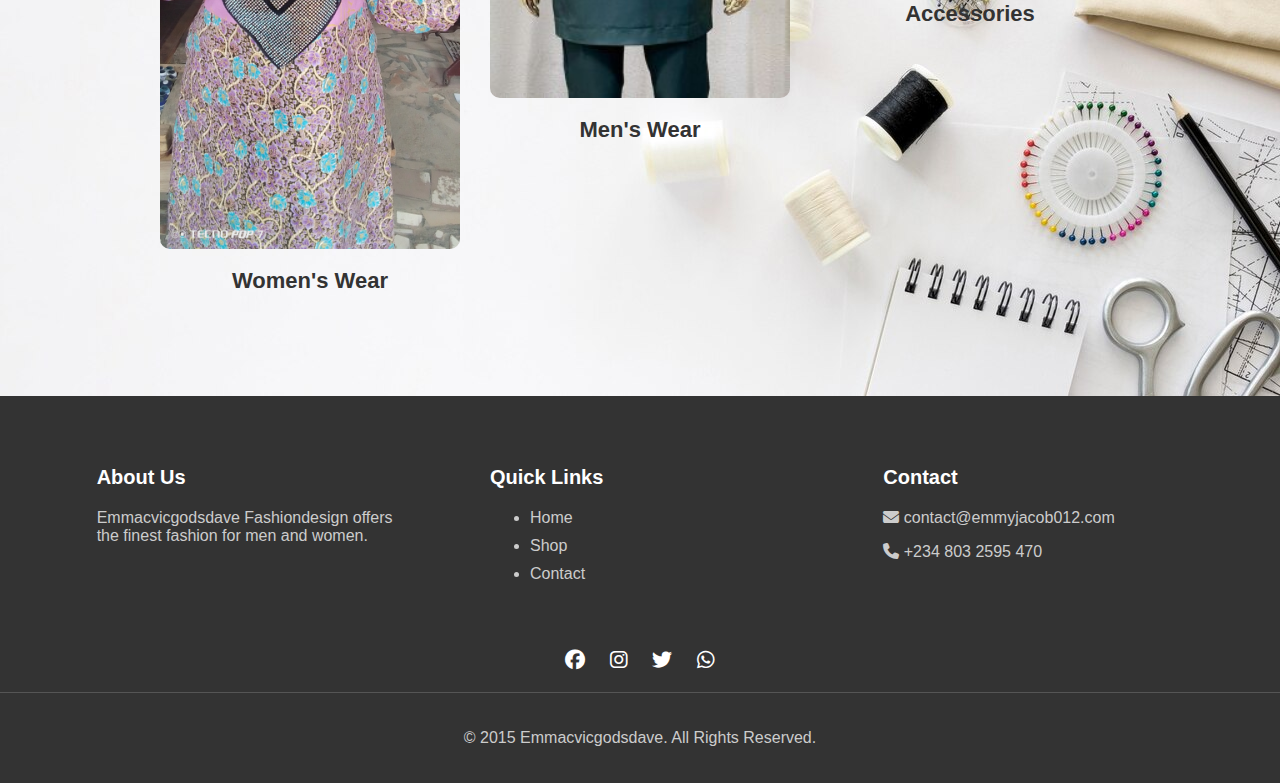
<file: Home.html>
<!DOCTYPE html>
<html lang="en">
<head>
    <meta charset="UTF-8">
    <meta name="viewport" content="width=device-width, initial-scale=1.0">
    <title>EMMACVICGODSDAVE FASHION DESIGN</title>
    <link rel="stylesheet" href="Home.css">
    <link rel="stylesheet" href="https://cdnjs.cloudflare.com/ajax/libs/font-awesome/6.4.0/css/all.min.css">
</head>
<body>
    <!-- Navigation Bar -->
    <nav>
        <div class="logo">EMMACVICGODSDAVE</div>
        <ul class="nav-links">
            <li><a href="Home.html">Home</a></li>
            <li><a href="shop.html">Shop</a></li>
            <li><a href="collection.html">Collections</a></li>
            <li><a href="About.html">About</a></li>
            <li><a href="co 2.html">Contact</a></li>
        </ul>
        <div class="cart-icon">
            <i class="fas fa-shopping-bag"></i>
        </div>
    </nav>

    <!-- Hero Section -->
    <section class="hero">
        <div class="hero-content">
            <h1>New Summer Collection</h1>
            <p>Discover the latest trends in fashion</p>
            <a href="shop.html" class="btn">PURCHASE</a>
        </div>
    </section>

    <!-- Featured Categories -->
    <section class="categories">
        <h2>Shop by Category</h2>
        <div class="category-grid">
            <div class="category-item">
                <img src="M4.jpg" alt="Women's Fashion">
                <h3>Women's Wear</h3>
            </div>
            <div class="category-item">
                <img src="M29.jpg" alt="Men's Fashion">
                <h3>Men's Wear</h3>
            </div>
            <div class="category-item">
                <img src="M12.jpg" alt="Accessories">
                <h3>Accessories</h3>
            </div>
        </div>
    </section>

    <!-- Footer -->
    <footer>
        <div class="footer-content">
            <div class="footer-section">
                <h3>About Us</h3>
                <p>Emmacvicgodsdave Fashiondesign offers the finest fashion for men and women.</p>
            </div>
            <div class="footer-section">
                <h3>Quick Links</h3>
                <ul>
                    <li><a href="Home.html">Home</a></li>
                    <li><a href="shop.html">Shop</a></li>
                    <li><a href="co 2.html">Contact</a></li>
                </ul>
            </div>
            <div class="footer-section">
                <h3>Contact</h3>
                <p><i class="fas fa-envelope"></i> contact@emmyjacob012.com</p>
                <p><i class="fas fa-phone"></i> +234 803 2595 470</p>
            </div>
        </div>
        <div class="social-icons">
            <a href="#"><i class="fab fa-facebook"></i></a>
            <a href="#"><i class="fab fa-instagram"></i></a>
            <a href="#"><i class="fab fa-twitter"></i></a>
            <a href="#"><i class="fab fa-whatsapp"></i></a>
        </div>
        <div class="copyright">
            <p>&copy; 2015 Emmacvicgodsdave. All Rights Reserved.</p>
        </div>
    </footer>
</body>
</html>
</file>
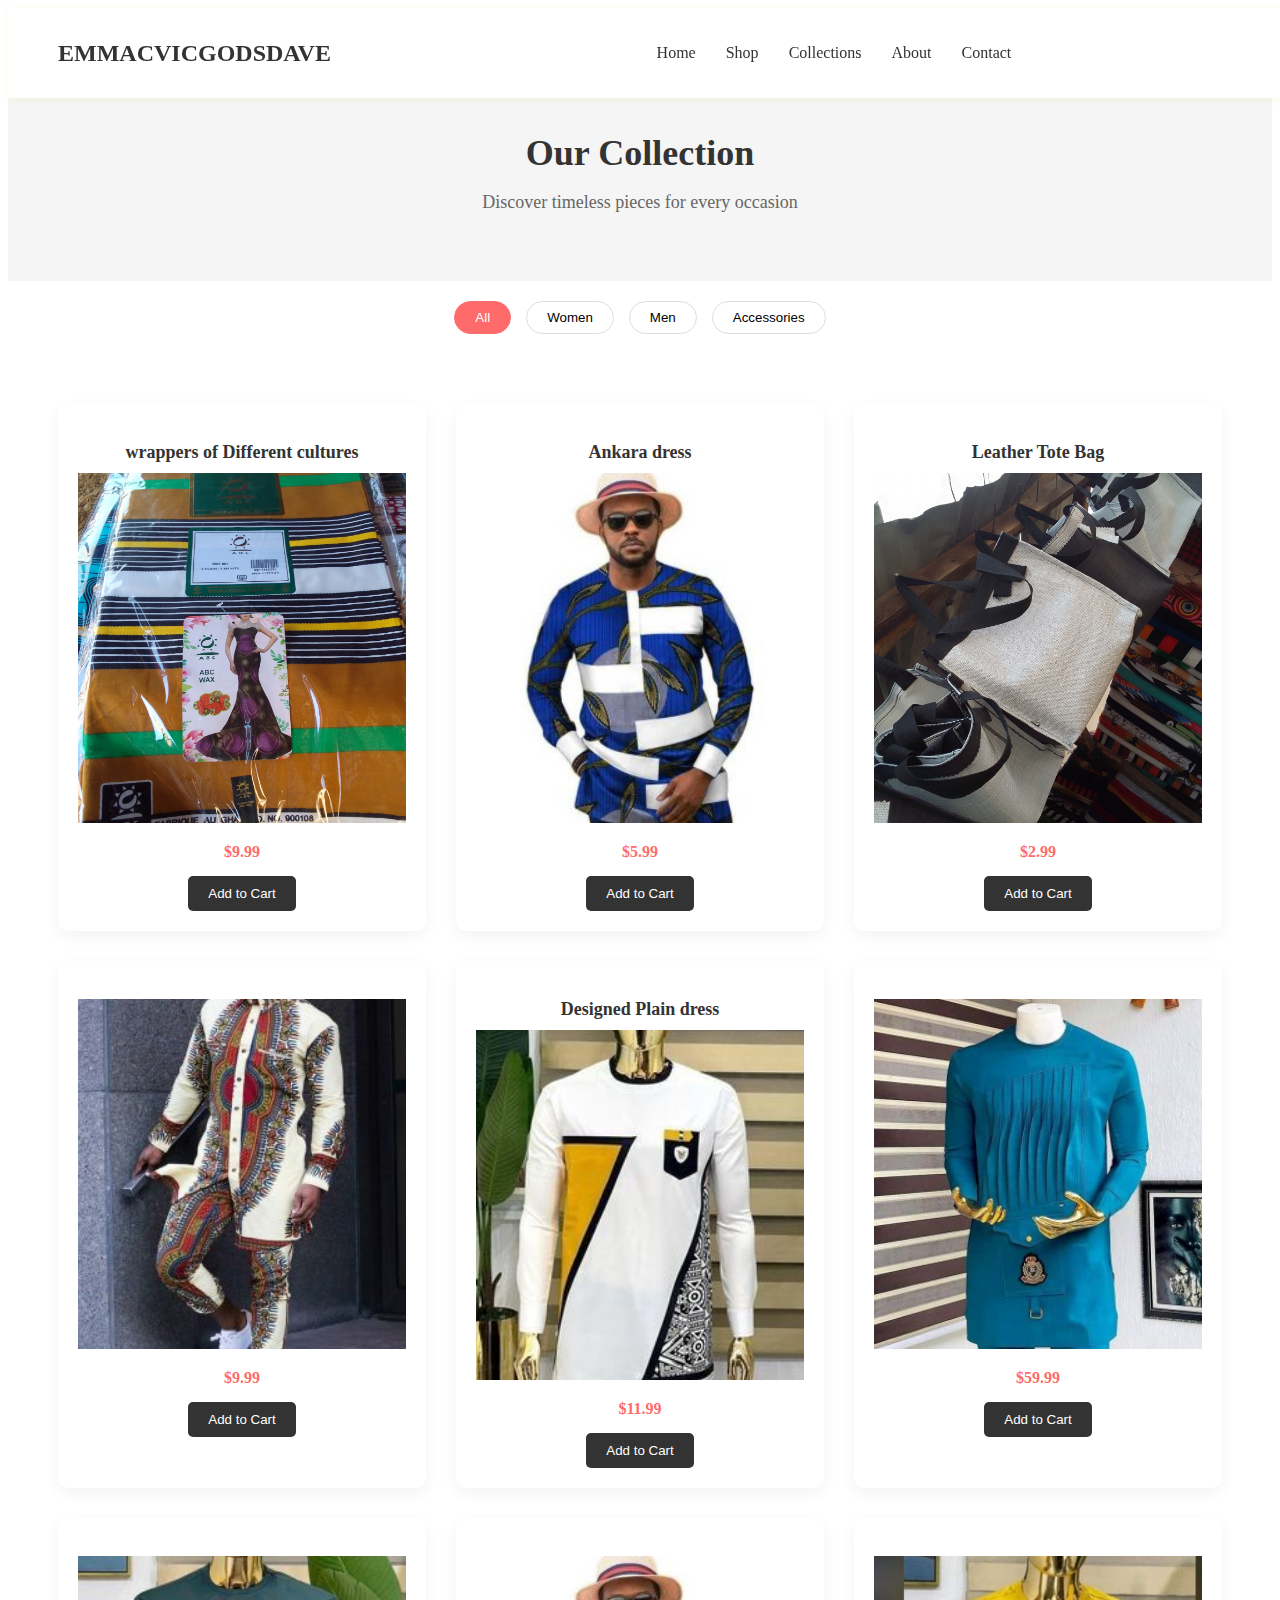
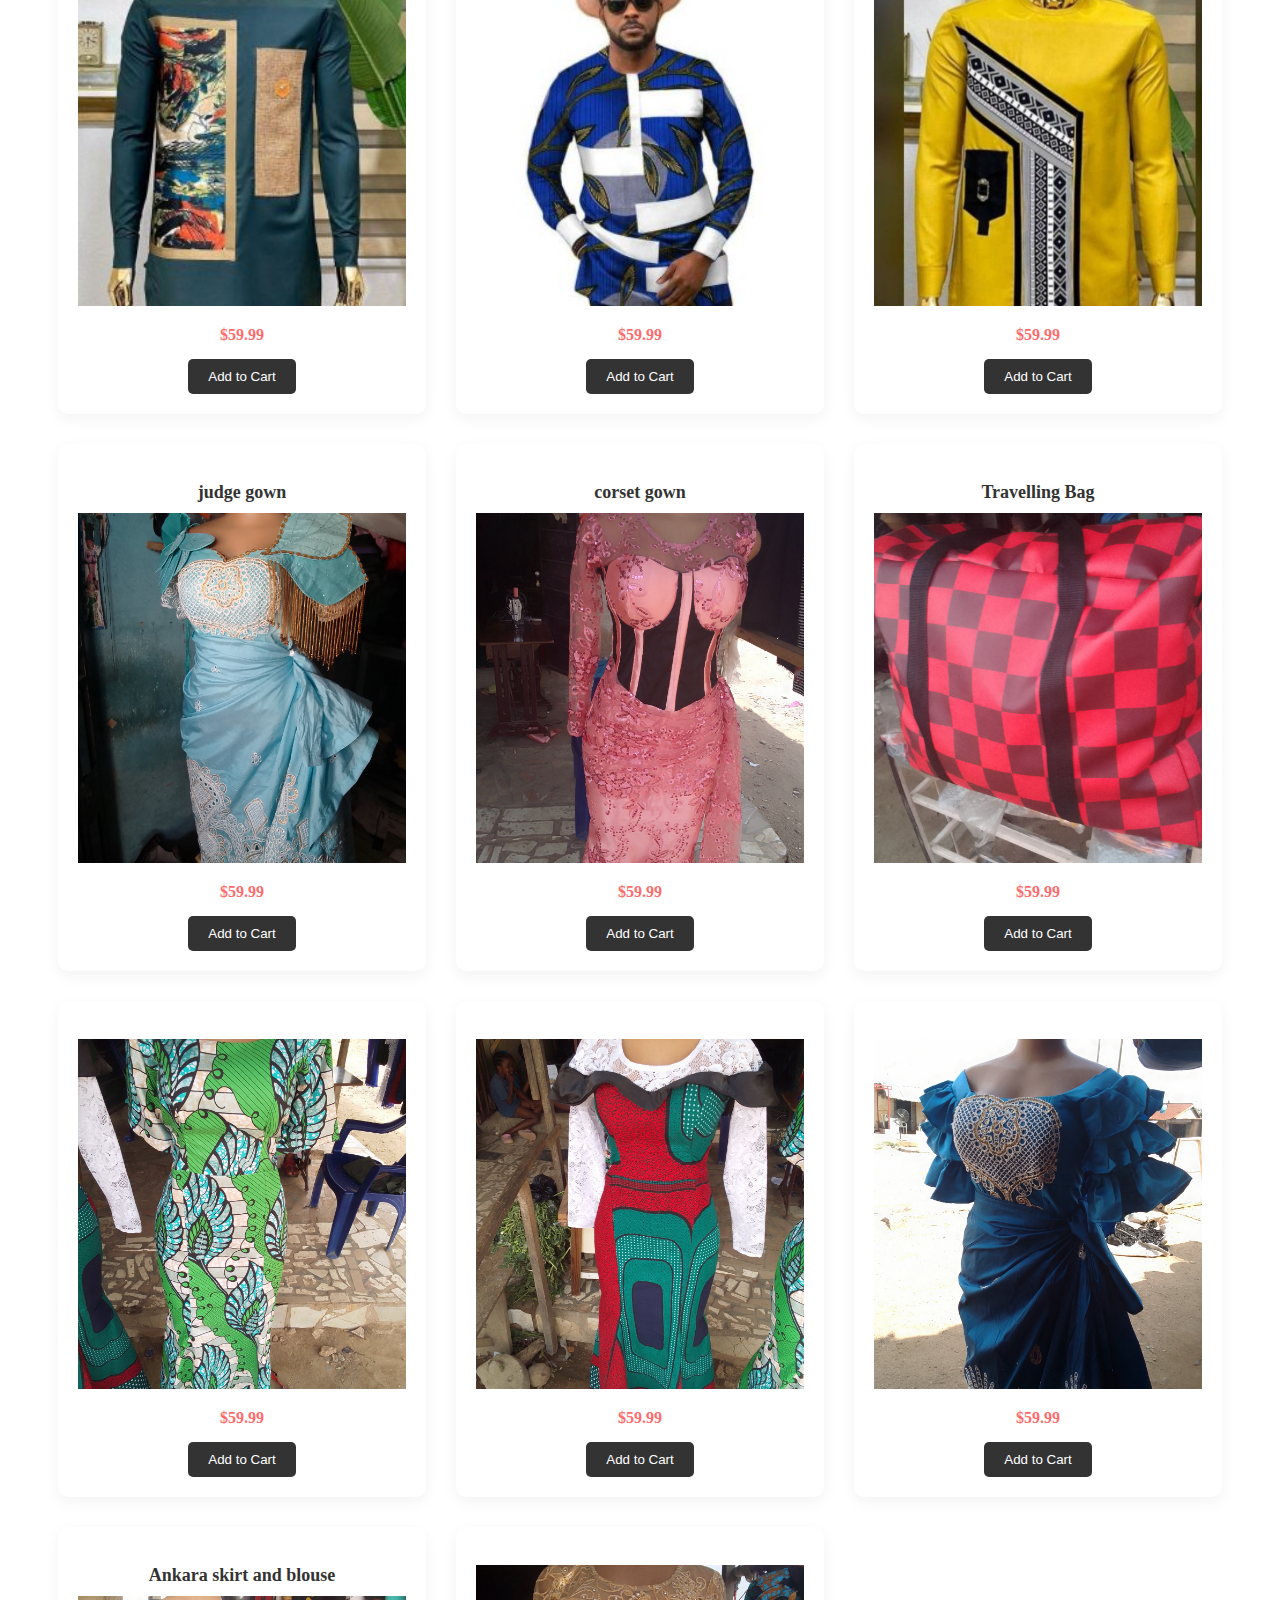
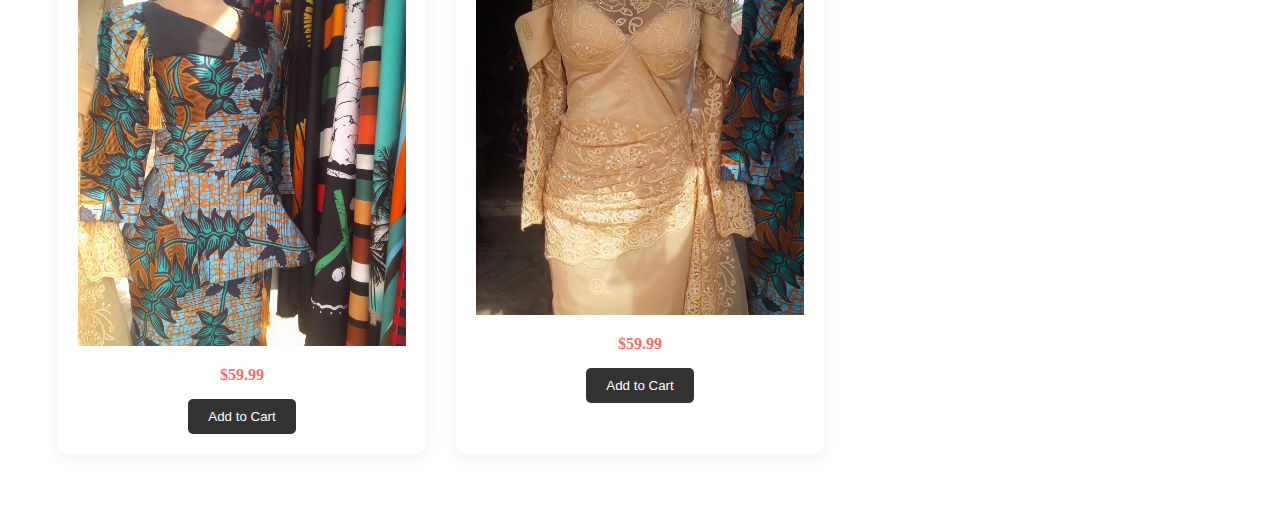
<file: shop.html>
<!DOCTYPE html>
<html lang="en">
<head>
    <meta charset="UTF-8">
    <meta name="viewport" content="width=device-width, initial-scale=1.0">
    <title>Shop | Emmacvicgodsdave Fashion</title>
    <link rel="stylesheet" href="shop.css">
    <link rel="stylesheet" href="https://cdnjs.cloudflare.com/ajax/libs/font-awesome/6.4.0/css/all.min.css">
</head>
<body>
    <!-- Navigation Bar (Same as before) -->
    <nav>
        <div class="logo">EMMACVICGODSDAVE</div>
        <ul class="nav-links">
            <li><a href="Home.html">Home</a></li>
            <li><a href="shop.html">Shop</a></li> <!-- Updated link -->
            <li><a href="collection.html">Collections</a></li>
            <li><a href="about.html">About</a></li>
            <li><a href="co 2.html">Contact</a></li>
        </ul>
        <div class="cart-icon">
            <i class="fas fa-shopping-bag"></i>
            <span class="cart-count">0</span> <!-- Cart counter -->
        </div>
    </nav>

    <!-- Shop Header -->
    <section class="shop-header">
        <h1>Our Collection</h1>
        <p>Discover timeless pieces for every occasion</p>
    </section>

    <!-- Product Filters -->
    <div class="filters">
        <button class="filter-btn active" data-category="all">All</button>
        <button class="filter-btn" data-category="women">Women</button>
        <button class="filter-btn" data-category="men">Men</button>
        <button class="filter-btn" data-category="accessories">Accessories</button>
    </div>

    <!-- Product Grid -->
    <section class="product-grid">
        <!-- Product 1 -->
        <div class="product-card" data-category="women">
            <div class="product-info">
                <h3>wrappers of Different cultures</h3>
                <img src="M1.jpg" alt="">
                <p class="price">$9.99</p>
                <button class="add-to-cart">Add to Cart</button>
            </div>
        </div>

        <!-- Product 2 -->
        <div class="product-card" data-category="men">
            <div class="product-info">
                <h3>Ankara dress</h3>
                <img src="M26.jpg" alt="">
                <p class="price">$5.99</p>
                <button class="add-to-cart">Add to Cart</button>
            </div>
        </div>

        <!-- Product 3 -->
        <div class="product-card" data-category="accessories">
            <div class="product-info">
                <h3>Leather Tote Bag</h3>
                <img src="M15.jpg" alt="">
                <p class="price">$2.99</p>
                <button class="add-to-cart">Add to Cart</button>
            </div>
        </div>

        <!-- Product 4-->
        <div class="product-card" data-category="men">
            <div class="product-info">
                <h3></h3>
                <img src="M27.jpg" alt="">
                <p class="price">$9.99</p>
                <button class="add-to-cart">Add to Cart</button>
            </div>
        </div>

        <!-- Product 5-->
        <div class="product-card" data-category="men">
            <div class="product-info">
                <h3>Designed Plain dress</h3>
                <img src="M30.jpg" alt="men">
                <p class="price">$11.99</p>
                <button class="add-to-cart">Add to Cart</button>
            </div>
        </div>

        <!-- Product 6-->
        <div class="product-card" data-category="men">
            <div class="product-info">
                <h3></h3>
                <img src="M28.jpg" alt="">
                <p class="price">$59.99</p>
                <button class="add-to-cart">Add to Cart</button>
            </div>
        </div>

        <!-- Product 7-->
        <div class="product-card" data-category="men">
            <div class="product-info">
                <h3></h3>
                <img src="M29.jpg" alt="">
                <p class="price">$59.99</p>
                <button class="add-to-cart">Add to Cart</button>
            </div>
        </div>

        <!-- Product 8-->
        <div class="product-card" data-category="men">
            <div class="product-info">
                <h3></h3>
                <img src="M26.jpg" alt="">
                <p class="price">$59.99</p>
                <button class="add-to-cart">Add to Cart</button>
            </div>
        </div>

        <!-- Product 9-->
        <div class="product-card" data-category="men">
            <div class="product-info">
                <h3></h3>
                <img src="M31.jpg" alt="">
                <p class="price">$59.99</p>
                <button class="add-to-cart">Add to Cart</button>
            </div>
        </div>

        <!-- Product 10-->
        <div class="product-card" data-category="women">
            <div class="product-info">
                <h3>judge gown</h3>
                <img src="M8.jpg" alt="">
                <p class="price">$59.99</p>
                <button class="add-to-cart">Add to Cart</button>
            </div>
        </div>

        <!-- Product 11-->
        <div class="product-card" data-category="women">
            <div class="product-info">
                <h3>corset gown</h3>
                <img src="M3.jpg" alt="">
                <p class="price">$59.99</p>
                <button class="add-to-cart">Add to Cart</button>
            </div>
        </div>

        <!-- Product 12-->
        <div class="product-card" data-category="accessories">
            <div class="product-info">
                <h3>Travelling Bag</h3>
                <img src="M6.jpg" alt="">
                <p class="price">$59.99</p>
                <button class="add-to-cart">Add to Cart</button>
            </div>
        </div>

        <!-- Product 13-->
        <div class="product-card" data-category="women">
            <div class="product-info">
                <h3></h3>
                <img src="M16.jpg" alt="">
                <p class="price">$59.99</p>
                <button class="add-to-cart">Add to Cart</button>
            </div>
        </div>

        <!-- Product 14-->
        <div class="product-card" data-category="women">
            <div class="product-info">
                <h3></h3>
                <img src="M14.jpg" alt="">
                <p class="price">$59.99</p>
                <button class="add-to-cart">Add to Cart</button>
            </div>
        </div>

        <!-- Product 15-->
        <div class="product-card" data-category="women">
            <div class="product-info">
                <h3></h3>
                <img src="M11.jpg" alt="">
                <p class="price">$59.99</p>
                <button class="add-to-cart">Add to Cart</button>
            </div>
        </div>

        <!-- Product 16-->
        <div class="product-card" data-category="women">
            <div class="product-info">
                <h3>Ankara skirt and blouse</h3>
                <img src="M10.jpg" alt="">
                <p class="price">$59.99</p>
                <button class="add-to-cart">Add to Cart</button>
            </div>
        </div>

        <!-- Product 17-->
        <div class="product-card" data-category="women">
            <div class="product-info">
                <h3></h3>
                <img src="M9.jpg" alt="">
                <p class="price">$59.99</p>
                <button class="add-to-cart">Add to Cart</button>
            </div>
        </div>
        <!-- Add more products as needed -->
    </section>

    <!-- Footer (Same as index.html) -->
    <footer>
        <!-- Paste your footer here -->
    </footer>

    <!-- JavaScript for interactivity -->
    <script>
        // Filter products by category
        document.querySelectorAll('.filter-btn').forEach(btn => {
            btn.addEventListener('click', () => {
                // Remove active class from all buttons
                document.querySelectorAll('.filter-btn').forEach(b => b.classList.remove('active'));
                // Add active class to clicked button
                btn.classList.add('active');

                const category = btn.dataset.category;
                const products = document.querySelectorAll('.product-card');

                products.forEach(product => {
                    if (category === 'all' || product.dataset.category === category) {
                        product.style.display = 'block';
                    } else {
                        product.style.display = 'none';
                    }
                });
            });
        });

        // Simple cart counter (for demo)
        let cartItems = 0;
        document.querySelectorAll('.add-to-cart').forEach(btn => {
            btn.addEventListener('click', () => {
                cartItems++;
                document.querySelector('.cart-count').textContent = cartItems;
                btn.textContent = 'Added!';
                setTimeout(() => btn.textContent = 'Add to Cart', 1000);
            });
        });
    </script>
</body>
</html>
</file>
<file: Home.css>
/* General Styles */
body {
    font-family: 'Arial', sans-serif;
    margin: 0;
    padding: 0;
    box-sizing: border-box;
    background-image: url(IM9.jpg);
}

/* Navigation Bar */
nav {
    display: flex;
    justify-content: space-between;
    align-items: center;
    padding: 20px 50px;
    background: #fff;
    box-shadow: 0 2px 10px rgba(199, 233, 10, 0.1);
    position: fixed;
    width: 100%;
    z-index: 1000;
}

.logo {
    font-size: 24px;
    font-weight: bold;
    color: #333;
}

.nav-links {
    display: flex;
    list-style: none;
}

.nav-links li {
    margin: 0 15px;
}

.nav-links a {
    text-decoration: none;
    color: #333;
    font-weight: 500;
}

.nav-links a:hover {
    background-color: #ee4b08;
    border-color: #ee4b08;
    border-width: 4px;
  }

.cart-icon i {
    font-size: 20px;
    cursor: pointer;
}

/* Hero Section */
.hero {
    background: url('https://via.placeholder.com/1920x1080') no-repeat center center/cover;
    height: 100vh;
    display: flex;
    align-items: center;
    justify-content: center;
    text-align: center;
    color: #868b8b;
    padding-top: 80px;
}

.hero-content h1 {
    font-size: 48px;
    margin-bottom: 20px;
}

.hero-content p {
    font-size: 20px;
    margin-bottom: 30px;
}

.btn {
    padding: 12px 30px;
    background: #ff6b6b;
    color: #fff;
    text-decoration: none;
    border-radius: 5px;
    font-weight: bold;
    transition: background 0.3s;
}

.btn:hover {
    background: #ff5252;
}

/* Categories Section */
.categories {
    padding: 80px 50px;
    text-align: center;
}

.categories h2 {
    font-size: 36px;
    margin-bottom: 50px;
    color: #333;
}

.category-grid {
    display: flex;
    justify-content: center;
    gap: 30px;
    flex-wrap: wrap;
}

.category-item {
    width: 300px;
    text-align: center;
}

.category-item img {
    width: 100%;
    border-radius: 10px;
    transition: transform 0.3s;
}

.category-item img:hover {
    transform: scale(1.05);
}

.category-item h3 {
    margin-top: 15px;
    font-size: 22px;
    color: #333;
}

/* Footer */
footer {
    background: #333;
    color: #fff;
    padding: 50px 0 20px;
}

.footer-content {
    display: flex;
    justify-content: space-around;
    flex-wrap: wrap;
    padding: 0 50px;
    margin-bottom: 30px;
}

.footer-section {
    width: 300px;
    margin-bottom: 20px;
}

.footer-section h3 {
    font-size: 20px;
    margin-bottom: 20px;
}

.footer-section p, .footer-section li {
    margin-bottom: 10px;
    color: #ccc;
}

.footer-section a {
    color: #ccc;
    text-decoration: none;
}

.footer-section a:hover {
    color: #fff;
}

.social-icons {
    text-align: center;
    margin-bottom: 20px;
}

.social-icons a {
    color: #fff;
    font-size: 20px;
    margin: 0 10px;
}

.copyright {
    text-align: center;
    padding-top: 20px;
    border-top: 1px solid #555;
    color: #ccc;
}

/* Responsive Design */
@media (max-width: 768px) {
    nav {
        padding: 15px 20px;
    }

    .nav-links {
        display: none; /* Replace with hamburger menu in real project */
    }

    .hero-content h1 {
        font-size: 36px;
    }

    .category-grid {
        flex-direction: column;
        align-items: center;
    }

    .footer-content {
        flex-direction: column;
        align-items: center;
        text-align: center;
    }
}

/* About Page Styles */
.about-section {
    padding: 100px 50px;
    text-align: center;
    background: #f9f9f9;
}

.about-content h1 {
    font-size: 36px;
    margin-bottom: 20px;
    color: #333;
}

.about-content p {
    font-size: 18px;
    max-width: 800px;
    margin: 0 auto 40px;
    color: #666;
}

.about-details {
    display: flex;
    justify-content: center;
    gap: 30px;
    flex-wrap: wrap;
}

.about-card {
    background: #fff;
    padding: 30px;
    border-radius: 10px;
    width: 250px;
    box-shadow: 0 5px 15px rgba(0, 0, 0, 0.05);
}

.about-card i {
    font-size: 40px;
    color: #ff6b6b;
    margin-bottom: 15px;
}

.about-card h3 {
    margin-bottom: 10px;
    color: #333;
}
</file>
<file: About.css>
/* About Page Styles */
.about-section {
    padding: 100px 50px;
    text-align: center;
    background: #f9f9f9;
}

/* Navigation Bar */
nav {
    display: flex;
    justify-content: space-between;
    align-items: center;
    padding: 20px 50px;
    background: #fff;
    box-shadow: 0 2px 10px rgba(199, 233, 10, 0.1);
    position: fixed;
    width: 100%;
    z-index: 1000;
}

.logo {
    font-size: 24px;
    font-weight: bold;
    color: #333;
}

.nav-links {
    display: flex;
    list-style: none;
}

.nav-links li {
    margin: 0 15px;
}

.nav-links a {
    text-decoration: none;
    color: #333;
    font-weight: 500;
}
.nav-links a:hover {
    background-color: #ee4b08;
    border-color: #ee4b08;
    border-width: 4px;
  }


.about-content h1 {
    font-size: 36px;
    margin-bottom: 20px;
    color: #333;
}

.about-content p {
    font-size: 18px;
    max-width: 800px;
    margin: 0 auto 40px;
    color: #666;
}

.about-details {
    display: flex;
    justify-content: center;
    gap: 30px;
    flex-wrap: wrap;
}

.about-card {
    background: #fff;
    padding: 30px;
    border-radius: 10px;
    width: 250px;
    box-shadow: 0 5px 15px rgba(0, 0, 0, 0.05);
}

.about-card i {
    font-size: 40px;
    color: #ff6b6b;
    margin-bottom: 15px;
}

.about-card h3 {
    margin-bottom: 10px;
    color: #333;
}
</file>
<file: co 2.css>
/* Contact Page Specific Styles */
.contact-hero {
    background: linear-gradient(rgba(0, 0, 0, 0.5), rgba(0, 0, 0, 0.5)), 
                url('https://images.unsplash.com/photo-1483985988355-763728e1935b?ixlib=rb-4.0.3&ixid=M3wxMjA3fDB8MHxwaG90by1wYWdlfHx8fGVufDB8fHx8fA%3D%3D&auto=format&fit=crop&w=1470&q=80');
    background-size: cover;
    background-position: center;
    height: 50vh;
    display: flex;
    align-items: center;
    justify-content: center;
    text-align: center;
    color: white;
    margin-top: 80px; /* Adjust for fixed navbar */
}

.contact-hero h1 {
    font-size: 3rem;
    margin-bottom: 1rem;
}

.contact-container {
    display: flex;
    justify-content: space-between;
    max-width: 1200px;
    margin: 50px auto;
    padding: 0 20px;
    gap: 40px;
}

.contact-form {
    flex: 1;
    padding: 30px;
    background: white;
    border-radius: 10px;
    box-shadow: 0 5px 15px rgba(0, 0, 0, 0.1);
}

.contact-form h2 {
    margin-bottom: 20px;
    color: #333;
}

.form-group {
    margin-bottom: 20px;
}

.form-group input,
.form-group textarea {
    width: 100%;
    padding: 12px;
    border: 1px solid #ddd;
    border-radius: 5px;
    font-family: inherit;
}

.form-group textarea {
    resize: vertical;
    min-height: 150px;
}

.contact-details {
    flex: 1;
    padding: 30px;
}

.detail-item {
    display: flex;
    align-items: center;
    margin-bottom: 20px;
}

.detail-item i {
    font-size: 20px;
    color: #ff6b6b;
    margin-right: 15px;
}

.social-media {
    margin-top: 30px;
}

.social-icons {
    display: flex;
    gap: 15px;
}

.social-icons a {
    color: #333;
    font-size: 20px;
    transition: color 0.3s;
}

.social-icons a:hover {
    color: #ff6b6b;
}

.map-section {
    margin-top: 50px;
}

/* Responsive Design */
@media (max-width: 768px) {
    .contact-container {
        flex-direction: column;
    }
    
    .contact-hero h1 {
        font-size: 2rem;
    }
}
</file>
<file: conta.css>
/* Contact Page Specific Styles */
.contact-hero {
    background: linear-gradient(rgba(0, 0, 0, 0.5), rgba(0, 0, 0, 0.5)), 
                url('https://images.unsplash.com/photo-1483985988355-763728e1935b?ixlib=rb-4.0.3&ixid=M3wxMjA3fDB8MHxwaG90by1wYWdlfHx8fGVufDB8fHx8fA%3D%3D&auto=format&fit=crop&w=1470&q=80');
    background-size: cover;
    background-position: center;
    height: 50vh;
    display: flex;
    align-items: center;
    justify-content: center;
    text-align: center;
    color: white;
    margin-top: 80px; /* Adjust for fixed navbar */
}

/* Navigation Bar */
nav {
    display: flex;
    justify-content: space-between;
    align-items: center;
    padding: 20px 50px;
    background: #fff;
    box-shadow: 0 2px 10px rgba(199, 233, 10, 0.1);
    position: fixed;
    width: 100%;
    z-index: 1000;
}

.logo {
    font-size: 24px;
    font-weight: bold;
    color: #333;
}

.nav-links {
    display: flex;
    list-style: none;
}

.nav-links li {
    margin: 0 15px;
}

.nav-links a {
    text-decoration: none;
    color: #333;
    font-weight: 500;
}

.nav-links a:hover {
    background-color: #ee4b08;
    border-color: #ee4b08;
    border-width: 4px;
  }


.contact-hero h1 {
    font-size: 3rem;
    margin-bottom: 1rem;
}

.contact-container {
    display: flex;
    justify-content: space-between;
    max-width: 1200px;
    margin: 50px auto;
    padding: 0 20px;
    gap: 40px;
}

.contact-form {
    flex: 1;
    padding: 30px;
    background: white;
    border-radius: 10px;
    box-shadow: 0 5px 15px rgba(0, 0, 0, 0.1);
}

.contact-form h2 {
    margin-bottom: 20px;
    color: #333;
}

.form-group {
    margin-bottom: 20px;
}

.form-group input,
.form-group textarea {
    width: 100%;
    padding: 12px;
    border: 1px solid #ddd;
    border-radius: 5px;
    font-family: inherit;
}

.form-group textarea {
    resize: vertical;
    min-height: 150px;
}

.contact-details {
    flex: 1;
    padding: 30px;
}

.detail-item {
    display: flex;
    align-items: center;
    margin-bottom: 20px;
}

.detail-item i {
    font-size: 20px;
    color: #ff6b6b;
    margin-right: 15px;
}

.social-media {
    margin-top: 30px;
}

.social-icons {
    display: flex;
    gap: 15px;
}

.social-icons a {
    color: #333;
    font-size: 20px;
    transition: color 0.3s;
}

.social-icons a:hover {
    color: #ff6b6b;
}

.map-section {
    margin-top: 50px;
}

/* Responsive Design */
@media (max-width: 768px) {
    .contact-container {
        flex-direction: column;
    }
    
    .contact-hero h1 {
        font-size: 2rem;
    }
}
</file>
<file: DE 4.css>
/* About Page Styles */
.about-section {
    padding: 100px 50px;
    text-align: center;
    background: #f9f9f9;
}

.about-content h1 {
    font-size: 36px;
    margin-bottom: 20px;
    color: #333;
}

.about-content p {
    font-size: 18px;
    max-width: 800px;
    margin: 0 auto 40px;
    color: #666;
}

.about-details {
    display: flex;
    justify-content: center;
    gap: 30px;
    flex-wrap: wrap;
}

.about-card {
    background: #fff;
    padding: 30px;
    border-radius: 10px;
    width: 250px;
    box-shadow: 0 5px 15px rgba(0, 0, 0, 0.05);
}

.about-card i {
    font-size: 40px;
    color: #ff6b6b;
    margin-bottom: 15px;
}

.about-card h3 {
    margin-bottom: 10px;
    color: #333;
}
</file>
<file: DE 6.css>
/* SELECTOR {
    transition-property: value;
} */


body {
    background-image: url(IM8);
    background-size: cover;
}

img {
    width: 250px;
    height: 300px;
    margin: 5px;
    transition: all 1s;
}

img:hover {
    transform: scale(1.1);
}
</file>
<file: shop.css>
/* Shop Page Styles */
.shop-header {
    text-align: center;
    padding: 100px 20px 50px;
    background: #f5f5f5;
}

/* Navigation Bar */
nav {
    display: flex;
    justify-content: space-between;
    align-items: center;
    padding: 20px 50px;
    background: #fff;
    box-shadow: 0 2px 10px rgba(199, 233, 10, 0.1);
    position: fixed;
    width: 100%;
    z-index: 1000;
}

.logo {
    font-size: 24px;
    font-weight: bold;
    color: #333;
}

.nav-links {
    display: flex;
    list-style: none;
}

.nav-links li {
    margin: 0 15px;
}

.nav-links a {
    text-decoration: none;
    color: #333;
    font-weight: 500;
}

.nav-links a:hover {
    background-color: #ee4b08;
    border-color: #ee4b08;
    border-width: 4px;
  }


.shop-header h1 {
    font-size: 36px;
    margin-bottom: 10px;
    color: #333;
}

.shop-header p {
    font-size: 18px;
    color: #666;
}

.filters {
    display: flex;
    justify-content: center;
    gap: 15px;
    padding: 20px;
    flex-wrap: wrap;
}

.filter-btn {
    padding: 8px 20px;
    background: #fff;
    border: 1px solid #ddd;
    border-radius: 20px;
    cursor: pointer;
    transition: all 0.3s;
}

.filter-btn.active {
    background: #ff6b6b;
    color: #fff;
    border-color: #ff6b6b;
}

.filter-btn:hover {
    background: #f0f0f0;
}

.product-grid {
    display: grid;
    grid-template-columns: repeat(auto-fill, minmax(280px, 1fr));
    gap: 30px;
    padding: 50px;
}

.product-card {
    background: #fff;
    border-radius: 10px;
    overflow: hidden;
    box-shadow: 0 5px 15px rgba(0, 0, 0, 0.05);
    transition: transform 0.3s;
}

.product-card:hover {
    transform: translateY(-5px);
}

.product-card img {
    width: 100%;
    height: 350px;
    object-fit: cover;
}

.product-info {
    padding: 20px;
    text-align: center;
}

.product-info h3 {
    font-size: 18px;
    margin-bottom: 10px;
    color: #333;
}

.price {
    font-weight: bold;
    color: #ff6b6b;
    margin-bottom: 15px;
}

.add-to-cart {
    padding: 10px 20px;
    background: #333;
    color: #fff;
    border: none;
    border-radius: 5px;
    cursor: pointer;
    transition: background 0.3s;
}

.add-to-cart:hover {
    background: #ff6b6b;
}

.cart-count {
    background: #ff6b6b;
    color: white;
    border-radius: 50%;
    padding: 2px 6px;
    font-size: 12px;
    margin-left: 5px;
}
</file>
